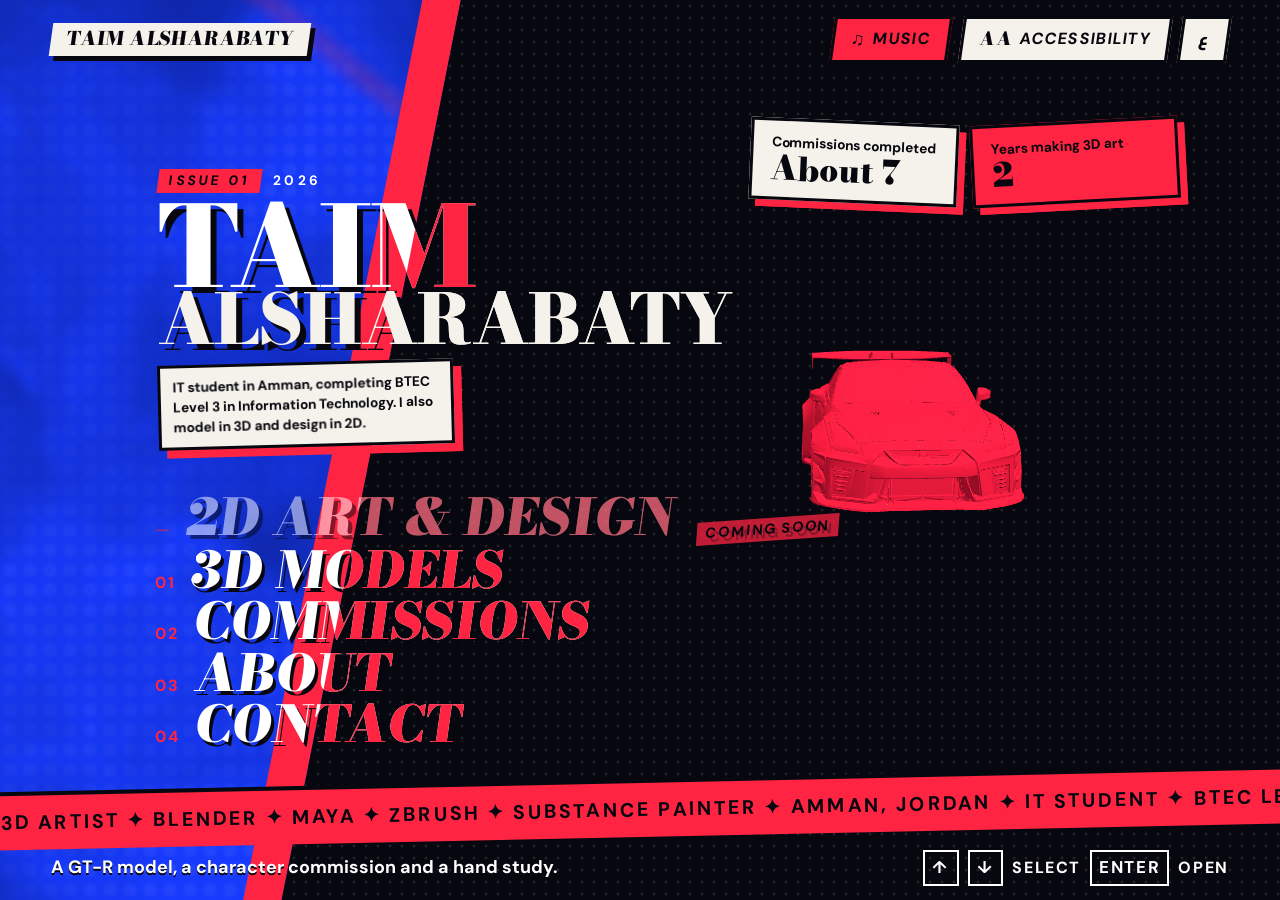
<file: index.html>
<!doctype html>
<html lang="en">
<head>
<meta charset="utf-8">
<meta name="viewport" content="width=device-width, initial-scale=1, viewport-fit=cover">
<title>Taim Alsharabaty | IT student and 3D artist</title>
<meta name="description" content="IT student in Amman, completing BTEC Level 3 in Information Technology. 3D models, commissions and coursework.">
<meta name="theme-color" content="#0f5a63">
<meta property="og:type" content="website">
<meta property="og:site_name" content="Taim Alsharabaty">
<meta property="og:title" content="Taim Alsharabaty | IT student and 3D artist">
<meta property="og:description" content="IT student in Amman, completing BTEC Level 3 in Information Technology. 3D models, commissions and coursework.">
<meta property="og:url" content="https://i-temon.github.io/Portfolio/">
<meta property="og:image" content="https://i-temon.github.io/Portfolio/assets/preview.png">
<meta property="og:image:width" content="1200">
<meta property="og:image:height" content="630">
<meta name="twitter:card" content="summary_large_image">
<link rel="icon" href="assets/favicon.svg" type="image/svg+xml">
<link rel="apple-touch-icon" href="assets/apple-touch-icon.png">
<link rel="stylesheet" href="assets/fonts.css">
<link rel="stylesheet" href="assets/style.css">

<script>
try {
  var A = JSON.parse(localStorage.getItem("access") || "{}"), H = document.documentElement;
  var M = A.motion !== undefined ? A.motion : matchMedia("(prefers-reduced-motion: reduce)").matches;
  if (M) H.classList.add("reduce-motion");
  if (A.contrast) H.classList.add("contrast");
  if (A.large) H.classList.add("text-large");
  if (localStorage.getItem("lang") === "ar") { H.lang = "ar"; H.dir = "rtl"; }
} catch (e) {}
</script>
</head>
<body data-view="home">
<a class="skip" href="#app" data-i18n="skip">Skip to content</a>
<canvas id="bg" aria-hidden="true"></canvas>
<div class="flash" aria-hidden="true"></div>
<div class="wipe-clip" aria-hidden="true"><div class="wipe"></div></div>
<svg width="0" height="0" style="position:absolute" aria-hidden="true" focusable="false">
  <filter id="rough"><feTurbulence type="fractalNoise" baseFrequency="0.9" numOctaves="2" seed="4" result="grain"/><feDisplacementMap in="SourceGraphic" in2="grain" scale="3"/></filter>
</svg>
<p class="live" id="live" aria-live="polite"></p>
<header class="top">
  <a class="brand" href="index.html">Taim Alsharabaty</a>
  <div class="top-tools">
    <button class="tool" id="sound" type="button" aria-pressed="true"><span class="ico" aria-hidden="true">&#9835;</span><span class="lbl" data-i18n="music">Music</span></button>
    <button class="tool" id="access-btn" type="button" aria-expanded="false" aria-controls="access"><span class="ico" aria-hidden="true">Aa</span><span class="lbl" data-i18n="access">Accessibility</span></button>
    <button class="lang" id="lang" type="button" aria-label="Switch language">ع</button>
  </div>
</header>
<div id="app" tabindex="-1">
<section class="view" data-view="home" id="view-home">
<div class="home">
  <div class="ink" aria-hidden="true"></div>
  <div class="hero">
    <canvas id="gtr-hero" role="img" aria-label="Interactive wireframe 3D model of my Nissan GT-R R35. Drag to turn it."></canvas>
  </div>
  <main class="stage">
    <section class="masthead">
      <p class="issue"><span data-i18n="issue">Issue 01</span><span>2026</span></p>
      <p class="name"><span class="n1">Taim</span><span class="n2">Alsharabaty</span></p>
      <p class="intro" data-i18n="intro">IT student in Amman, completing BTEC Level 3 in Information Technology. I also model in 3D and design in 2D.</p>
    </section>
    <nav class="menu" aria-label="Main menu"><ul><li><span class="item is-off" aria-disabled="true"><span class="no" aria-hidden="true">&mdash;</span><span data-i18n="m_art">2D Art &amp; Design</span><span class="stamp" data-i18n="stamp">Coming soon</span></span></li><li><a class="item" href="models.html" data-desc="d_3d" data-desc-en="A GT-R model, a character commission and a hand study."><span class="no" aria-hidden="true">01</span><span data-i18n="m_3d">3D Models</span></a></li><li><a class="item" href="commissions.html" data-desc="d_comm" data-desc-en="Characters, props, game-ready assets and graphic design."><span class="no" aria-hidden="true">02</span><span data-i18n="m_comm">Commissions</span></a></li><li><a class="item" href="about.html" data-desc="d_about" data-desc-en="Education, coursework skills and achievements."><span class="no" aria-hidden="true">03</span><span data-i18n="m_about">About</span></a></li><li><a class="item" href="about.html#contact" data-desc="d_contact" data-desc-en="Email, phone and location."><span class="no" aria-hidden="true">04</span><span data-i18n="m_contact">Contact</span></a></li></ul></nav>
    <div class="stats">
      <p class="stat"><span data-i18n="stat_comm">Commissions completed</span><strong data-i18n="stat_comm_v">About 7</strong></p>
      <p class="stat"><span data-i18n="stat_3d">Years making 3D art</span><strong data-i18n="stat_3d_v">2</strong></p>
    </div>
  </main>
  <div class="ink-layer"></div>
  <div class="ticker" aria-hidden="true"><div class="ticker-track"><span data-i18n="marquee">3D ARTIST ✦ BLENDER ✦ MAYA ✦ ZBRUSH ✦ SUBSTANCE PAINTER ✦ AMMAN, JORDAN ✦ IT STUDENT ✦ BTEC LEVEL 3 ✦ </span><span data-i18n="marquee">3D ARTIST ✦ BLENDER ✦ MAYA ✦ ZBRUSH ✦ SUBSTANCE PAINTER ✦ AMMAN, JORDAN ✦ IT STUDENT ✦ BTEC LEVEL 3 ✦ </span></div></div>
<footer class="command">
  <p class="desc" id="desc" aria-live="off">A GT-R model, a character commission and a hand study.</p>
  <p class="keys"><kbd>&uarr;</kbd><kbd>&darr;</kbd><span data-i18n="sel">Select</span><kbd>Enter</kbd><span data-i18n="open">Open</span></p>
</footer>
</div>
</section>
<section class="view" data-view="models" id="view-models" hidden>
<main class="page">
  <nav class="menu" aria-label="Main menu"><ul><li><span class="item is-off" aria-disabled="true"><span class="no" aria-hidden="true">&mdash;</span><span data-i18n="m_art">2D Art &amp; Design</span><span class="stamp" data-i18n="stamp">Coming soon</span></span></li><li><a class="item" href="models.html" aria-current="page" data-desc="d_3d" data-desc-en="A GT-R model, a character commission and a hand study."><span class="no" aria-hidden="true">01</span><span data-i18n="m_3d">3D Models</span></a></li><li><a class="item" href="commissions.html" data-desc="d_comm" data-desc-en="Characters, props, game-ready assets and graphic design."><span class="no" aria-hidden="true">02</span><span data-i18n="m_comm">Commissions</span></a></li><li><a class="item" href="about.html" data-desc="d_about" data-desc-en="Education, coursework skills and achievements."><span class="no" aria-hidden="true">03</span><span data-i18n="m_about">About</span></a></li><li><a class="item" href="about.html#contact" data-desc="d_contact" data-desc-en="Email, phone and location."><span class="no" aria-hidden="true">04</span><span data-i18n="m_contact">Contact</span></a></li></ul></nav>
  <article class="panel">
<h1 class="panel-title" data-i18n="m_3d">3D Models</h1>
<p class="lead" data-i18n="models_lead">Three models in wireframe: a car from a personal project, a character I made for a commission, and a hand study in Blender.</p>
<div class="viewers">
  <figure class="viewer">
    <canvas id="gtr-models" role="img" aria-label="Interactive wireframe 3D model of my Nissan GT-R R35. Drag to turn it."></canvas>
    <figcaption><strong data-i18n="v1_t">Nissan GT-R (R35)</strong><span data-i18n="v1_p">Personal project, wireframe. Drag to turn the car.</span></figcaption>
  </figure>
  <figure class="viewer">
    <canvas id="breu" role="img" aria-label="Interactive wireframe 3D model of a character made for a commission. Drag to turn it."></canvas>
    <figcaption><strong data-i18n="v2_t">Character commission</strong><span data-i18n="v2_p">Made for @breucat, a YouTube creator, in wireframe. Drag to turn.</span></figcaption>
  </figure>
  <figure class="viewer">
    <canvas id="hand" role="img" aria-label="Interactive wireframe 3D model of a hand. Drag to turn it."></canvas>
    <figcaption><strong data-i18n="v3_t">Hand study</strong><span data-i18n="v3_p">Modeled in Blender and shown as a wireframe. Drag to turn.</span></figcaption>
  </figure>
</div>
  </article>
</main>
</section>
<section class="view" data-view="commissions" id="view-commissions" hidden>
<main class="page">
  <nav class="menu" aria-label="Main menu"><ul><li><span class="item is-off" aria-disabled="true"><span class="no" aria-hidden="true">&mdash;</span><span data-i18n="m_art">2D Art &amp; Design</span><span class="stamp" data-i18n="stamp">Coming soon</span></span></li><li><a class="item" href="models.html" data-desc="d_3d" data-desc-en="A GT-R model, a character commission and a hand study."><span class="no" aria-hidden="true">01</span><span data-i18n="m_3d">3D Models</span></a></li><li><a class="item" href="commissions.html" aria-current="page" data-desc="d_comm" data-desc-en="Characters, props, game-ready assets and graphic design."><span class="no" aria-hidden="true">02</span><span data-i18n="m_comm">Commissions</span></a></li><li><a class="item" href="about.html" data-desc="d_about" data-desc-en="Education, coursework skills and achievements."><span class="no" aria-hidden="true">03</span><span data-i18n="m_about">About</span></a></li><li><a class="item" href="about.html#contact" data-desc="d_contact" data-desc-en="Email, phone and location."><span class="no" aria-hidden="true">04</span><span data-i18n="m_contact">Contact</span></a></li></ul></nav>
  <article class="panel">
<h1 class="panel-title" data-i18n="m_comm">Commissions</h1>
<p class="lead" data-i18n="comm_lead">The work I take on, how a request starts, and what to send me.</p>
<h2 data-i18n="svc_h">What I make</h2>
<ul class="services">
  <li data-i18n="svc_1">3D characters</li>
  <li data-i18n="svc_2">Props and environments</li>
  <li data-i18n="svc_3">Game-ready assets</li>
  <li data-i18n="svc_4">Hard-surface models: weapons and vehicles</li>
  <li class="closed"><span data-i18n="svc_5">2D illustration</span><span class="closed-tag" data-i18n="svc_closed">Not open for commissions</span></li>
  <li data-i18n="svc_6">Graphic design</li>
</ul>
<h2 data-i18n="proc_h">How a commission starts</h2>
<ol class="steps">
  <li><span data-i18n="step_1">Send a brief: what you need, where it will be used, references, deadline and budget.</span></li>
  <li><span data-i18n="step_2">I reply with the scope, timing and price.</span></li>
  <li><span data-i18n="step_3">We agree, and I start with a work-in-progress preview.</span></li>
  <li><span data-i18n="step_4">You receive the final files in the formats we agreed.</span></li>
</ol>
<p data-i18n="price_note">Pricing depends on the scope. Send your brief and I will quote it.</p>
<a class="btn" href="mailto:i.temonoka@gmail.com?subject=Commission%20request&body=Hi%20Taim%2C%0A%0AI%20would%20like%20to%20commission%3A%0A-%20Type%20of%20work%20%28character%2C%20prop%2C%20game-ready%20asset%2C%20hard-surface%2C%202D%20illustration%2C%20graphic%20design%29%3A%0A-%20What%20it%20is%20for%20%28video%2C%20game%2C%20personal%2C%20other%29%3A%0A-%20References%20%28links%20or%20images%29%3A%0A-%20Deadline%3A%0A-%20Budget%3A%0A%0AThank%20you%21" data-i18n="mail_btn">Start a request by email</a>
<h2 data-i18n="quote_h">What a client said</h2>
<div class="dialogue"><span class="speaker">@breucat</span>
  <p>&ldquo;Hehe it looks so cool. I can imagine a few ways to use it in the videos.&rdquo;</p>
  <footer data-i18n="quote_by">@breucat, after receiving the model</footer>
</div>
  </article>
</main>
</section>
<section class="view" data-view="about" id="view-about" hidden>
<main class="page">
  <nav class="menu" aria-label="Main menu"><ul><li><span class="item is-off" aria-disabled="true"><span class="no" aria-hidden="true">&mdash;</span><span data-i18n="m_art">2D Art &amp; Design</span><span class="stamp" data-i18n="stamp">Coming soon</span></span></li><li><a class="item" href="models.html" data-desc="d_3d" data-desc-en="A GT-R model, a character commission and a hand study."><span class="no" aria-hidden="true">01</span><span data-i18n="m_3d">3D Models</span></a></li><li><a class="item" href="commissions.html" data-desc="d_comm" data-desc-en="Characters, props, game-ready assets and graphic design."><span class="no" aria-hidden="true">02</span><span data-i18n="m_comm">Commissions</span></a></li><li><a class="item" href="about.html" aria-current="page" data-desc="d_about" data-desc-en="Education, coursework skills and achievements."><span class="no" aria-hidden="true">03</span><span data-i18n="m_about">About</span></a></li><li><a class="item" href="about.html#contact" data-desc="d_contact" data-desc-en="Email, phone and location."><span class="no" aria-hidden="true">04</span><span data-i18n="m_contact">Contact</span></a></li></ul></nav>
  <article class="panel">
<h1 class="panel-title" data-i18n="m_about">About</h1>
<p class="nickname" data-i18n="nick">Nickname: Temon</p>
<p class="persona-note" data-i18n="persona_note">The look of this website is inspired by Persona's menus.</p>
<p class="lead" data-i18n="about_intro">I am an IT student in Amman, working towards BTEC Level 3 in Information Technology. My background covers programming, web design, data analysis and 3D art, and I am still learning.</p>
<h2 data-i18n="edu_h">Education</h2>
<ol class="timeline">
  <li><span data-i18n="edu_1">Pearson BTEC Level 2 in IT. Completed, certificate held.</span></li>
  <li><span data-i18n="edu_2">Pearson BTEC Level 3 in IT. In progress, expected 2028.</span></li>
  <li><span data-i18n="edu_3">Imam Malik High School, Amman.</span></li>
</ol>
<h2 data-i18n="skills_h">Coursework skills</h2>
<p data-i18n="skills_note">Built as school assignments.</p>
<dl class="skills">
  <div><dt data-i18n="sk_web">Web</dt><dd data-i18n="sk_web_v">HTML, web design in Figma</dd></div>
  <div><dt data-i18n="sk_app">Apps</dt><dd data-i18n="sk_app_v">Dart and Flutter</dd></div>
  <div><dt data-i18n="sk_game">Games</dt><dd data-i18n="sk_game_v">Game design in Unity</dd></div>
  <div><dt data-i18n="sk_data">Data</dt><dd data-i18n="sk_data_v">Data analysis in Excel</dd></div>
  <div><dt data-i18n="sk_3d">3D art</dt><dd data-i18n="sk_3d_v">Blender, Maya, ZBrush and Substance Painter</dd></div>
</dl>
<h2 data-i18n="ach_h">Achievements</h2>
<p data-i18n="ach_1">1st place, English Speaking Contest, Markah District.</p>
<h2 data-i18n="lang_h">Languages</h2>
<p data-i18n="lang_v">Arabic (native), English (fluent).</p>
<h2 data-i18n="design_h">Website design</h2>
<div class="figma-frame">
  <iframe id="figma-embed" src="https://www.figma.com/embed?embed_host=share&amp;url=https%3A%2F%2Fwww.figma.com%2Fdesign%2F5GaeCdCoEZbZBMCP4GGQo0%3Fnode-id%3D2-5" title="About screen design in Figma" loading="lazy" allowfullscreen></iframe>
</div>
<p class="figma-link"><a href="https://www.figma.com/design/5GaeCdCoEZbZBMCP4GGQo0" target="_blank" rel="noopener" data-i18n="design_link">Open the full design in Figma</a></p>
<h2 id="contact" data-i18n="social_h">Social Links</h2>
<ul class="social-cards">
  <li><span class="rank" data-i18n="rank">Rank 1</span><span class="sl-name" data-i18n="c_email_l">Email</span><a class="sl-value" href="mailto:i.temonoka@gmail.com">i.temonoka@gmail.com</a></li>
  <li><span class="rank" data-i18n="rank">Rank 1</span><span class="sl-name" data-i18n="c_phone_l">Phone</span><a class="sl-value" href="tel:+962782044738" dir="ltr">+962 78 204 4738</a></li>
  <li><span class="rank" data-i18n="rank">Rank 1</span><span class="sl-name">GitHub</span><a class="sl-value" href="https://github.com/i-temon" dir="ltr">github.com/i-temon</a></li>
  <li><span class="rank" data-i18n="rank">Rank 1</span><span class="sl-name" data-i18n="c_loc_l">Location</span><span class="sl-value" data-i18n="loc">Amman, Jordan</span></li>
</ul>
  </article>
</main>
</section>
</div>
<div class="opening" id="opening">
  <p class="opening-name" aria-label="Taim Alsharabaty"><span class="l1">TAIM</span><span class="l2">ALSHARABATY</span></p>
  <button class="opening-skip" id="opening-skip" type="button" data-i18n="skip_intro">Skip</button>
</div>
<section class="access" id="access" hidden aria-labelledby="access-title">
  <div class="access-box">
    <h2 id="access-title" data-i18n="access_title">Accessibility</h2>
    <button class="toggle" type="button" data-setting="motion" aria-pressed="false"><span data-i18n="a_motion">Reduce motion</span></button>
    <button class="toggle" type="button" data-setting="contrast" aria-pressed="false"><span data-i18n="a_contrast">High contrast</span></button>
    <button class="toggle" type="button" data-setting="large" aria-pressed="false"><span data-i18n="a_large">Larger text</span></button>
    <p class="hint" data-i18n="a_hint">These settings are saved on this device.</p>
    <button class="close" id="access-close" type="button" data-i18n="close">Close</button>
  </div>
</section>
<div class="palette" id="palette" hidden>
  <div class="palette-box" role="dialog" aria-modal="true" aria-label="Command palette">
    <p class="palette-title" data-i18n="pal_title">Go to</p>
    <input id="pal-input" type="text" autocomplete="off" aria-label="Search pages" placeholder="Type a page name">
    <ul class="palette-list">
      <li><a href="models.html" data-i18n="m_3d">3D Models</a></li>
      <li><a href="commissions.html" data-i18n="m_comm">Commissions</a></li>
      <li><a href="about.html" data-i18n="m_about">About</a></li>
      <li><a href="about.html#contact" data-i18n="m_contact">Contact</a></li>
      <li><a href="mailto:i.temonoka@gmail.com" data-i18n="pal_mail">Email me</a></li>
      <li><button type="button" data-action="lang" data-i18n="pal_lang">Switch language</button></li>
    </ul>
  </div>
</div>
<audio id="music" src="assets/music.mp3" preload="auto" loop></audio>
<script src="assets/vendor/three.min.js"></script>
<script src="assets/vendor/GLTFLoader.js"></script>
<script src="assets/viewer.js"></script>
<script src="assets/background.js"></script>
<script src="assets/site.js"></script>
</body>
</html>
</file>
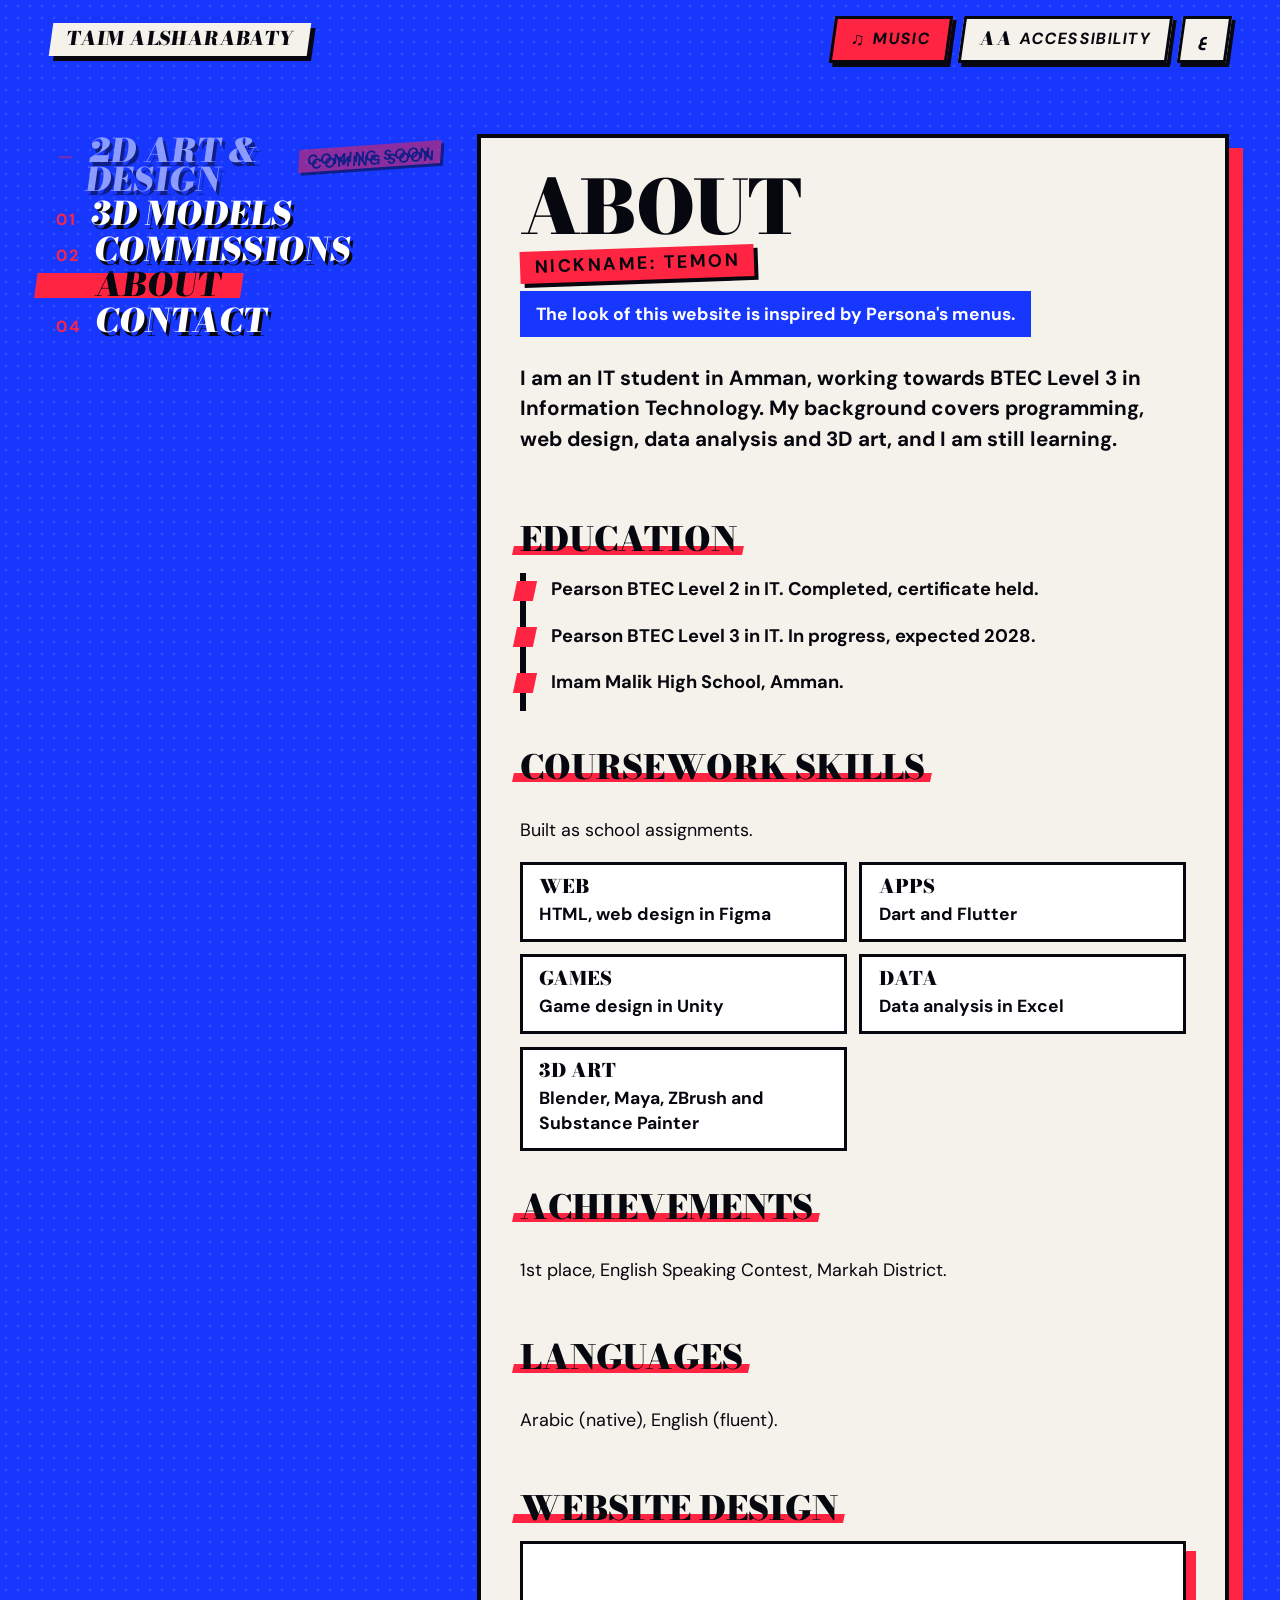
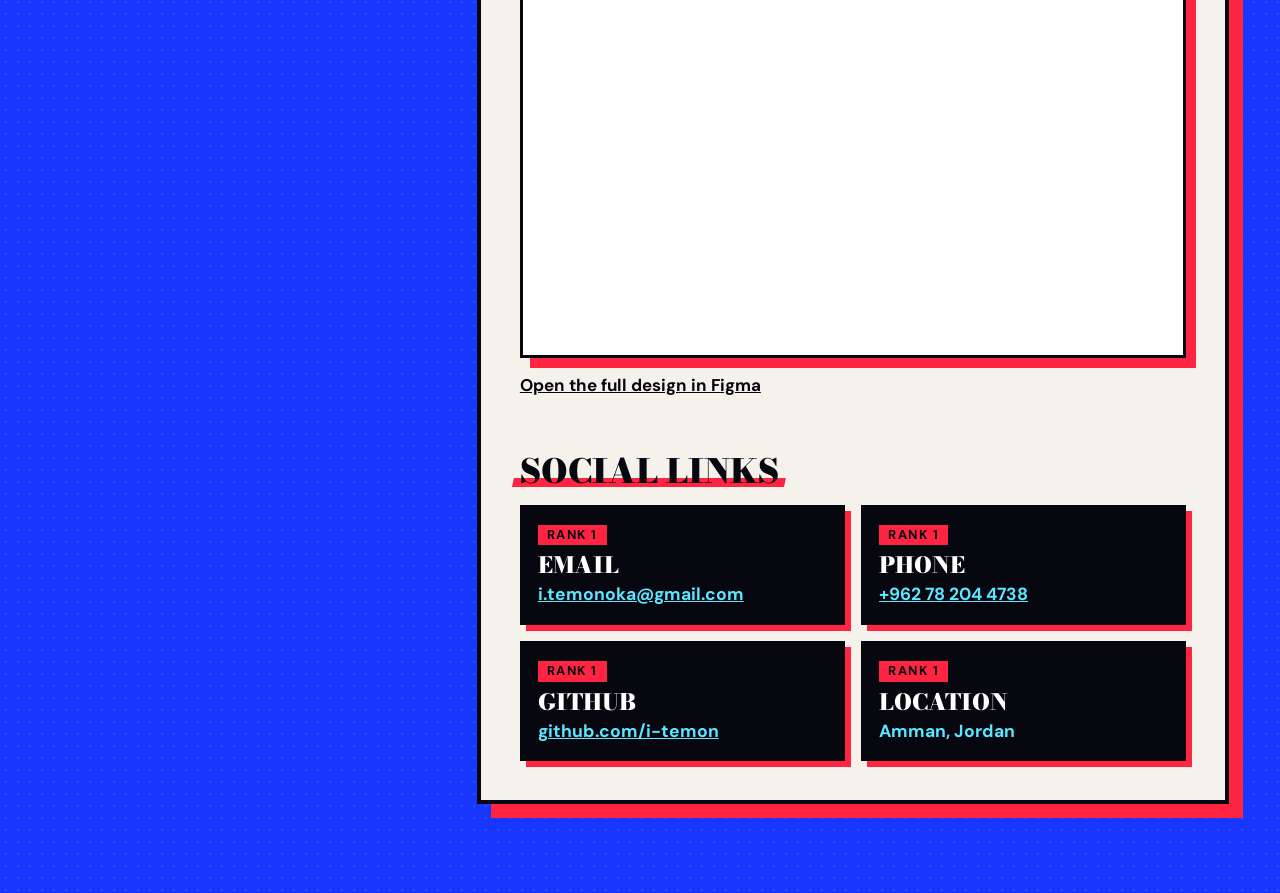
<file: about.html>
<!doctype html>
<html lang="en">
<head>
<meta charset="utf-8">
<meta name="viewport" content="width=device-width, initial-scale=1, viewport-fit=cover">
<title>About | Taim Alsharabaty</title>
<meta name="description" content="IT student in Amman, completing BTEC Level 3 in Information Technology. 3D models, commissions and coursework.">
<meta name="theme-color" content="#0f5a63">
<meta property="og:type" content="website">
<meta property="og:site_name" content="Taim Alsharabaty">
<meta property="og:title" content="Taim Alsharabaty | IT student and 3D artist">
<meta property="og:description" content="IT student in Amman, completing BTEC Level 3 in Information Technology. 3D models, commissions and coursework.">
<meta property="og:url" content="https://i-temon.github.io/Portfolio/about.html">
<meta property="og:image" content="https://i-temon.github.io/Portfolio/assets/preview.png">
<meta property="og:image:width" content="1200">
<meta property="og:image:height" content="630">
<meta name="twitter:card" content="summary_large_image">
<link rel="icon" href="assets/favicon.svg" type="image/svg+xml">
<link rel="apple-touch-icon" href="assets/apple-touch-icon.png">
<link rel="stylesheet" href="assets/fonts.css">
<link rel="stylesheet" href="assets/style.css">

<script>
try {
  var A = JSON.parse(localStorage.getItem("access") || "{}"), H = document.documentElement;
  var M = A.motion !== undefined ? A.motion : matchMedia("(prefers-reduced-motion: reduce)").matches;
  if (M) H.classList.add("reduce-motion");
  if (A.contrast) H.classList.add("contrast");
  if (A.large) H.classList.add("text-large");
  if (localStorage.getItem("lang") === "ar") { H.lang = "ar"; H.dir = "rtl"; }
} catch (e) {}
</script>
</head>
<body data-view="about">
<a class="skip" href="#app" data-i18n="skip">Skip to content</a>
<canvas id="bg" aria-hidden="true"></canvas>
<div class="flash" aria-hidden="true"></div>
<div class="wipe-clip" aria-hidden="true"><div class="wipe"></div></div>
<svg width="0" height="0" style="position:absolute" aria-hidden="true" focusable="false">
  <filter id="rough"><feTurbulence type="fractalNoise" baseFrequency="0.9" numOctaves="2" seed="4" result="grain"/><feDisplacementMap in="SourceGraphic" in2="grain" scale="3"/></filter>
</svg>
<p class="live" id="live" aria-live="polite"></p>
<header class="top">
  <a class="brand" href="index.html">Taim Alsharabaty</a>
  <div class="top-tools">
    <button class="tool" id="sound" type="button" aria-pressed="true"><span class="ico" aria-hidden="true">&#9835;</span><span class="lbl" data-i18n="music">Music</span></button>
    <button class="tool" id="access-btn" type="button" aria-expanded="false" aria-controls="access"><span class="ico" aria-hidden="true">Aa</span><span class="lbl" data-i18n="access">Accessibility</span></button>
    <button class="lang" id="lang" type="button" aria-label="Switch language">ع</button>
  </div>
</header>
<div id="app" tabindex="-1">
<section class="view" data-view="home" id="view-home" hidden>
<div class="home">
  <div class="ink" aria-hidden="true"></div>
  <div class="hero">
    <canvas id="gtr-hero" role="img" aria-label="Interactive wireframe 3D model of my Nissan GT-R R35. Drag to turn it."></canvas>
  </div>
  <main class="stage">
    <section class="masthead">
      <p class="issue"><span data-i18n="issue">Issue 01</span><span>2026</span></p>
      <p class="name"><span class="n1">Taim</span><span class="n2">Alsharabaty</span></p>
      <p class="intro" data-i18n="intro">IT student in Amman, completing BTEC Level 3 in Information Technology. I also model in 3D and design in 2D.</p>
    </section>
    <nav class="menu" aria-label="Main menu"><ul><li><span class="item is-off" aria-disabled="true"><span class="no" aria-hidden="true">&mdash;</span><span data-i18n="m_art">2D Art &amp; Design</span><span class="stamp" data-i18n="stamp">Coming soon</span></span></li><li><a class="item" href="models.html" data-desc="d_3d" data-desc-en="A GT-R model, a character commission and a hand study."><span class="no" aria-hidden="true">01</span><span data-i18n="m_3d">3D Models</span></a></li><li><a class="item" href="commissions.html" data-desc="d_comm" data-desc-en="Characters, props, game-ready assets and graphic design."><span class="no" aria-hidden="true">02</span><span data-i18n="m_comm">Commissions</span></a></li><li><a class="item" href="about.html" data-desc="d_about" data-desc-en="Education, coursework skills and achievements."><span class="no" aria-hidden="true">03</span><span data-i18n="m_about">About</span></a></li><li><a class="item" href="about.html#contact" data-desc="d_contact" data-desc-en="Email, phone and location."><span class="no" aria-hidden="true">04</span><span data-i18n="m_contact">Contact</span></a></li></ul></nav>
    <div class="stats">
      <p class="stat"><span data-i18n="stat_comm">Commissions completed</span><strong data-i18n="stat_comm_v">About 7</strong></p>
      <p class="stat"><span data-i18n="stat_3d">Years making 3D art</span><strong data-i18n="stat_3d_v">2</strong></p>
    </div>
  </main>
  <div class="ink-layer"></div>
  <div class="ticker" aria-hidden="true"><div class="ticker-track"><span data-i18n="marquee">3D ARTIST ✦ BLENDER ✦ MAYA ✦ ZBRUSH ✦ SUBSTANCE PAINTER ✦ AMMAN, JORDAN ✦ IT STUDENT ✦ BTEC LEVEL 3 ✦ </span><span data-i18n="marquee">3D ARTIST ✦ BLENDER ✦ MAYA ✦ ZBRUSH ✦ SUBSTANCE PAINTER ✦ AMMAN, JORDAN ✦ IT STUDENT ✦ BTEC LEVEL 3 ✦ </span></div></div>
<footer class="command">
  <p class="desc" id="desc" aria-live="off">A GT-R model, a character commission and a hand study.</p>
  <p class="keys"><kbd>&uarr;</kbd><kbd>&darr;</kbd><span data-i18n="sel">Select</span><kbd>Enter</kbd><span data-i18n="open">Open</span></p>
</footer>
</div>
</section>
<section class="view" data-view="models" id="view-models" hidden>
<main class="page">
  <nav class="menu" aria-label="Main menu"><ul><li><span class="item is-off" aria-disabled="true"><span class="no" aria-hidden="true">&mdash;</span><span data-i18n="m_art">2D Art &amp; Design</span><span class="stamp" data-i18n="stamp">Coming soon</span></span></li><li><a class="item" href="models.html" aria-current="page" data-desc="d_3d" data-desc-en="A GT-R model, a character commission and a hand study."><span class="no" aria-hidden="true">01</span><span data-i18n="m_3d">3D Models</span></a></li><li><a class="item" href="commissions.html" data-desc="d_comm" data-desc-en="Characters, props, game-ready assets and graphic design."><span class="no" aria-hidden="true">02</span><span data-i18n="m_comm">Commissions</span></a></li><li><a class="item" href="about.html" data-desc="d_about" data-desc-en="Education, coursework skills and achievements."><span class="no" aria-hidden="true">03</span><span data-i18n="m_about">About</span></a></li><li><a class="item" href="about.html#contact" data-desc="d_contact" data-desc-en="Email, phone and location."><span class="no" aria-hidden="true">04</span><span data-i18n="m_contact">Contact</span></a></li></ul></nav>
  <article class="panel">
<h1 class="panel-title" data-i18n="m_3d">3D Models</h1>
<p class="lead" data-i18n="models_lead">Three models in wireframe: a car from a personal project, a character I made for a commission, and a hand study in Blender.</p>
<div class="viewers">
  <figure class="viewer">
    <canvas id="gtr-models" role="img" aria-label="Interactive wireframe 3D model of my Nissan GT-R R35. Drag to turn it."></canvas>
    <figcaption><strong data-i18n="v1_t">Nissan GT-R (R35)</strong><span data-i18n="v1_p">Personal project, wireframe. Drag to turn the car.</span></figcaption>
  </figure>
  <figure class="viewer">
    <canvas id="breu" role="img" aria-label="Interactive wireframe 3D model of a character made for a commission. Drag to turn it."></canvas>
    <figcaption><strong data-i18n="v2_t">Character commission</strong><span data-i18n="v2_p">Made for @breucat, a YouTube creator, in wireframe. Drag to turn.</span></figcaption>
  </figure>
  <figure class="viewer">
    <canvas id="hand" role="img" aria-label="Interactive wireframe 3D model of a hand. Drag to turn it."></canvas>
    <figcaption><strong data-i18n="v3_t">Hand study</strong><span data-i18n="v3_p">Modeled in Blender and shown as a wireframe. Drag to turn.</span></figcaption>
  </figure>
</div>
  </article>
</main>
</section>
<section class="view" data-view="commissions" id="view-commissions" hidden>
<main class="page">
  <nav class="menu" aria-label="Main menu"><ul><li><span class="item is-off" aria-disabled="true"><span class="no" aria-hidden="true">&mdash;</span><span data-i18n="m_art">2D Art &amp; Design</span><span class="stamp" data-i18n="stamp">Coming soon</span></span></li><li><a class="item" href="models.html" data-desc="d_3d" data-desc-en="A GT-R model, a character commission and a hand study."><span class="no" aria-hidden="true">01</span><span data-i18n="m_3d">3D Models</span></a></li><li><a class="item" href="commissions.html" aria-current="page" data-desc="d_comm" data-desc-en="Characters, props, game-ready assets and graphic design."><span class="no" aria-hidden="true">02</span><span data-i18n="m_comm">Commissions</span></a></li><li><a class="item" href="about.html" data-desc="d_about" data-desc-en="Education, coursework skills and achievements."><span class="no" aria-hidden="true">03</span><span data-i18n="m_about">About</span></a></li><li><a class="item" href="about.html#contact" data-desc="d_contact" data-desc-en="Email, phone and location."><span class="no" aria-hidden="true">04</span><span data-i18n="m_contact">Contact</span></a></li></ul></nav>
  <article class="panel">
<h1 class="panel-title" data-i18n="m_comm">Commissions</h1>
<p class="lead" data-i18n="comm_lead">The work I take on, how a request starts, and what to send me.</p>
<h2 data-i18n="svc_h">What I make</h2>
<ul class="services">
  <li data-i18n="svc_1">3D characters</li>
  <li data-i18n="svc_2">Props and environments</li>
  <li data-i18n="svc_3">Game-ready assets</li>
  <li data-i18n="svc_4">Hard-surface models: weapons and vehicles</li>
  <li class="closed"><span data-i18n="svc_5">2D illustration</span><span class="closed-tag" data-i18n="svc_closed">Not open for commissions</span></li>
  <li data-i18n="svc_6">Graphic design</li>
</ul>
<h2 data-i18n="proc_h">How a commission starts</h2>
<ol class="steps">
  <li><span data-i18n="step_1">Send a brief: what you need, where it will be used, references, deadline and budget.</span></li>
  <li><span data-i18n="step_2">I reply with the scope, timing and price.</span></li>
  <li><span data-i18n="step_3">We agree, and I start with a work-in-progress preview.</span></li>
  <li><span data-i18n="step_4">You receive the final files in the formats we agreed.</span></li>
</ol>
<p data-i18n="price_note">Pricing depends on the scope. Send your brief and I will quote it.</p>
<a class="btn" href="mailto:i.temonoka@gmail.com?subject=Commission%20request&body=Hi%20Taim%2C%0A%0AI%20would%20like%20to%20commission%3A%0A-%20Type%20of%20work%20%28character%2C%20prop%2C%20game-ready%20asset%2C%20hard-surface%2C%202D%20illustration%2C%20graphic%20design%29%3A%0A-%20What%20it%20is%20for%20%28video%2C%20game%2C%20personal%2C%20other%29%3A%0A-%20References%20%28links%20or%20images%29%3A%0A-%20Deadline%3A%0A-%20Budget%3A%0A%0AThank%20you%21" data-i18n="mail_btn">Start a request by email</a>
<h2 data-i18n="quote_h">What a client said</h2>
<div class="dialogue"><span class="speaker">@breucat</span>
  <p>&ldquo;Hehe it looks so cool. I can imagine a few ways to use it in the videos.&rdquo;</p>
  <footer data-i18n="quote_by">@breucat, after receiving the model</footer>
</div>
  </article>
</main>
</section>
<section class="view" data-view="about" id="view-about">
<main class="page">
  <nav class="menu" aria-label="Main menu"><ul><li><span class="item is-off" aria-disabled="true"><span class="no" aria-hidden="true">&mdash;</span><span data-i18n="m_art">2D Art &amp; Design</span><span class="stamp" data-i18n="stamp">Coming soon</span></span></li><li><a class="item" href="models.html" data-desc="d_3d" data-desc-en="A GT-R model, a character commission and a hand study."><span class="no" aria-hidden="true">01</span><span data-i18n="m_3d">3D Models</span></a></li><li><a class="item" href="commissions.html" data-desc="d_comm" data-desc-en="Characters, props, game-ready assets and graphic design."><span class="no" aria-hidden="true">02</span><span data-i18n="m_comm">Commissions</span></a></li><li><a class="item" href="about.html" aria-current="page" data-desc="d_about" data-desc-en="Education, coursework skills and achievements."><span class="no" aria-hidden="true">03</span><span data-i18n="m_about">About</span></a></li><li><a class="item" href="about.html#contact" data-desc="d_contact" data-desc-en="Email, phone and location."><span class="no" aria-hidden="true">04</span><span data-i18n="m_contact">Contact</span></a></li></ul></nav>
  <article class="panel">
<h1 class="panel-title" data-i18n="m_about">About</h1>
<p class="nickname" data-i18n="nick">Nickname: Temon</p>
<p class="persona-note" data-i18n="persona_note">The look of this website is inspired by Persona's menus.</p>
<p class="lead" data-i18n="about_intro">I am an IT student in Amman, working towards BTEC Level 3 in Information Technology. My background covers programming, web design, data analysis and 3D art, and I am still learning.</p>
<h2 data-i18n="edu_h">Education</h2>
<ol class="timeline">
  <li><span data-i18n="edu_1">Pearson BTEC Level 2 in IT. Completed, certificate held.</span></li>
  <li><span data-i18n="edu_2">Pearson BTEC Level 3 in IT. In progress, expected 2028.</span></li>
  <li><span data-i18n="edu_3">Imam Malik High School, Amman.</span></li>
</ol>
<h2 data-i18n="skills_h">Coursework skills</h2>
<p data-i18n="skills_note">Built as school assignments.</p>
<dl class="skills">
  <div><dt data-i18n="sk_web">Web</dt><dd data-i18n="sk_web_v">HTML, web design in Figma</dd></div>
  <div><dt data-i18n="sk_app">Apps</dt><dd data-i18n="sk_app_v">Dart and Flutter</dd></div>
  <div><dt data-i18n="sk_game">Games</dt><dd data-i18n="sk_game_v">Game design in Unity</dd></div>
  <div><dt data-i18n="sk_data">Data</dt><dd data-i18n="sk_data_v">Data analysis in Excel</dd></div>
  <div><dt data-i18n="sk_3d">3D art</dt><dd data-i18n="sk_3d_v">Blender, Maya, ZBrush and Substance Painter</dd></div>
</dl>
<h2 data-i18n="ach_h">Achievements</h2>
<p data-i18n="ach_1">1st place, English Speaking Contest, Markah District.</p>
<h2 data-i18n="lang_h">Languages</h2>
<p data-i18n="lang_v">Arabic (native), English (fluent).</p>
<h2 data-i18n="design_h">Website design</h2>
<div class="figma-frame">
  <iframe id="figma-embed" src="https://www.figma.com/embed?embed_host=share&amp;url=https%3A%2F%2Fwww.figma.com%2Fdesign%2F5GaeCdCoEZbZBMCP4GGQo0%3Fnode-id%3D2-5" title="About screen design in Figma" loading="lazy" allowfullscreen></iframe>
</div>
<p class="figma-link"><a href="https://www.figma.com/design/5GaeCdCoEZbZBMCP4GGQo0" target="_blank" rel="noopener" data-i18n="design_link">Open the full design in Figma</a></p>
<h2 id="contact" data-i18n="social_h">Social Links</h2>
<ul class="social-cards">
  <li><span class="rank" data-i18n="rank">Rank 1</span><span class="sl-name" data-i18n="c_email_l">Email</span><a class="sl-value" href="mailto:i.temonoka@gmail.com">i.temonoka@gmail.com</a></li>
  <li><span class="rank" data-i18n="rank">Rank 1</span><span class="sl-name" data-i18n="c_phone_l">Phone</span><a class="sl-value" href="tel:+962782044738" dir="ltr">+962 78 204 4738</a></li>
  <li><span class="rank" data-i18n="rank">Rank 1</span><span class="sl-name">GitHub</span><a class="sl-value" href="https://github.com/i-temon" dir="ltr">github.com/i-temon</a></li>
  <li><span class="rank" data-i18n="rank">Rank 1</span><span class="sl-name" data-i18n="c_loc_l">Location</span><span class="sl-value" data-i18n="loc">Amman, Jordan</span></li>
</ul>
  </article>
</main>
</section>
</div>
<section class="access" id="access" hidden aria-labelledby="access-title">
  <div class="access-box">
    <h2 id="access-title" data-i18n="access_title">Accessibility</h2>
    <button class="toggle" type="button" data-setting="motion" aria-pressed="false"><span data-i18n="a_motion">Reduce motion</span></button>
    <button class="toggle" type="button" data-setting="contrast" aria-pressed="false"><span data-i18n="a_contrast">High contrast</span></button>
    <button class="toggle" type="button" data-setting="large" aria-pressed="false"><span data-i18n="a_large">Larger text</span></button>
    <p class="hint" data-i18n="a_hint">These settings are saved on this device.</p>
    <button class="close" id="access-close" type="button" data-i18n="close">Close</button>
  </div>
</section>
<div class="palette" id="palette" hidden>
  <div class="palette-box" role="dialog" aria-modal="true" aria-label="Command palette">
    <p class="palette-title" data-i18n="pal_title">Go to</p>
    <input id="pal-input" type="text" autocomplete="off" aria-label="Search pages" placeholder="Type a page name">
    <ul class="palette-list">
      <li><a href="models.html" data-i18n="m_3d">3D Models</a></li>
      <li><a href="commissions.html" data-i18n="m_comm">Commissions</a></li>
      <li><a href="about.html" data-i18n="m_about">About</a></li>
      <li><a href="about.html#contact" data-i18n="m_contact">Contact</a></li>
      <li><a href="mailto:i.temonoka@gmail.com" data-i18n="pal_mail">Email me</a></li>
      <li><button type="button" data-action="lang" data-i18n="pal_lang">Switch language</button></li>
    </ul>
  </div>
</div>
<audio id="music" src="assets/music.mp3" preload="auto" loop></audio>
<script src="assets/vendor/three.min.js"></script>
<script src="assets/vendor/GLTFLoader.js"></script>
<script src="assets/viewer.js"></script>
<script src="assets/background.js"></script>
<script src="assets/site.js"></script>
</body>
</html>
</file>
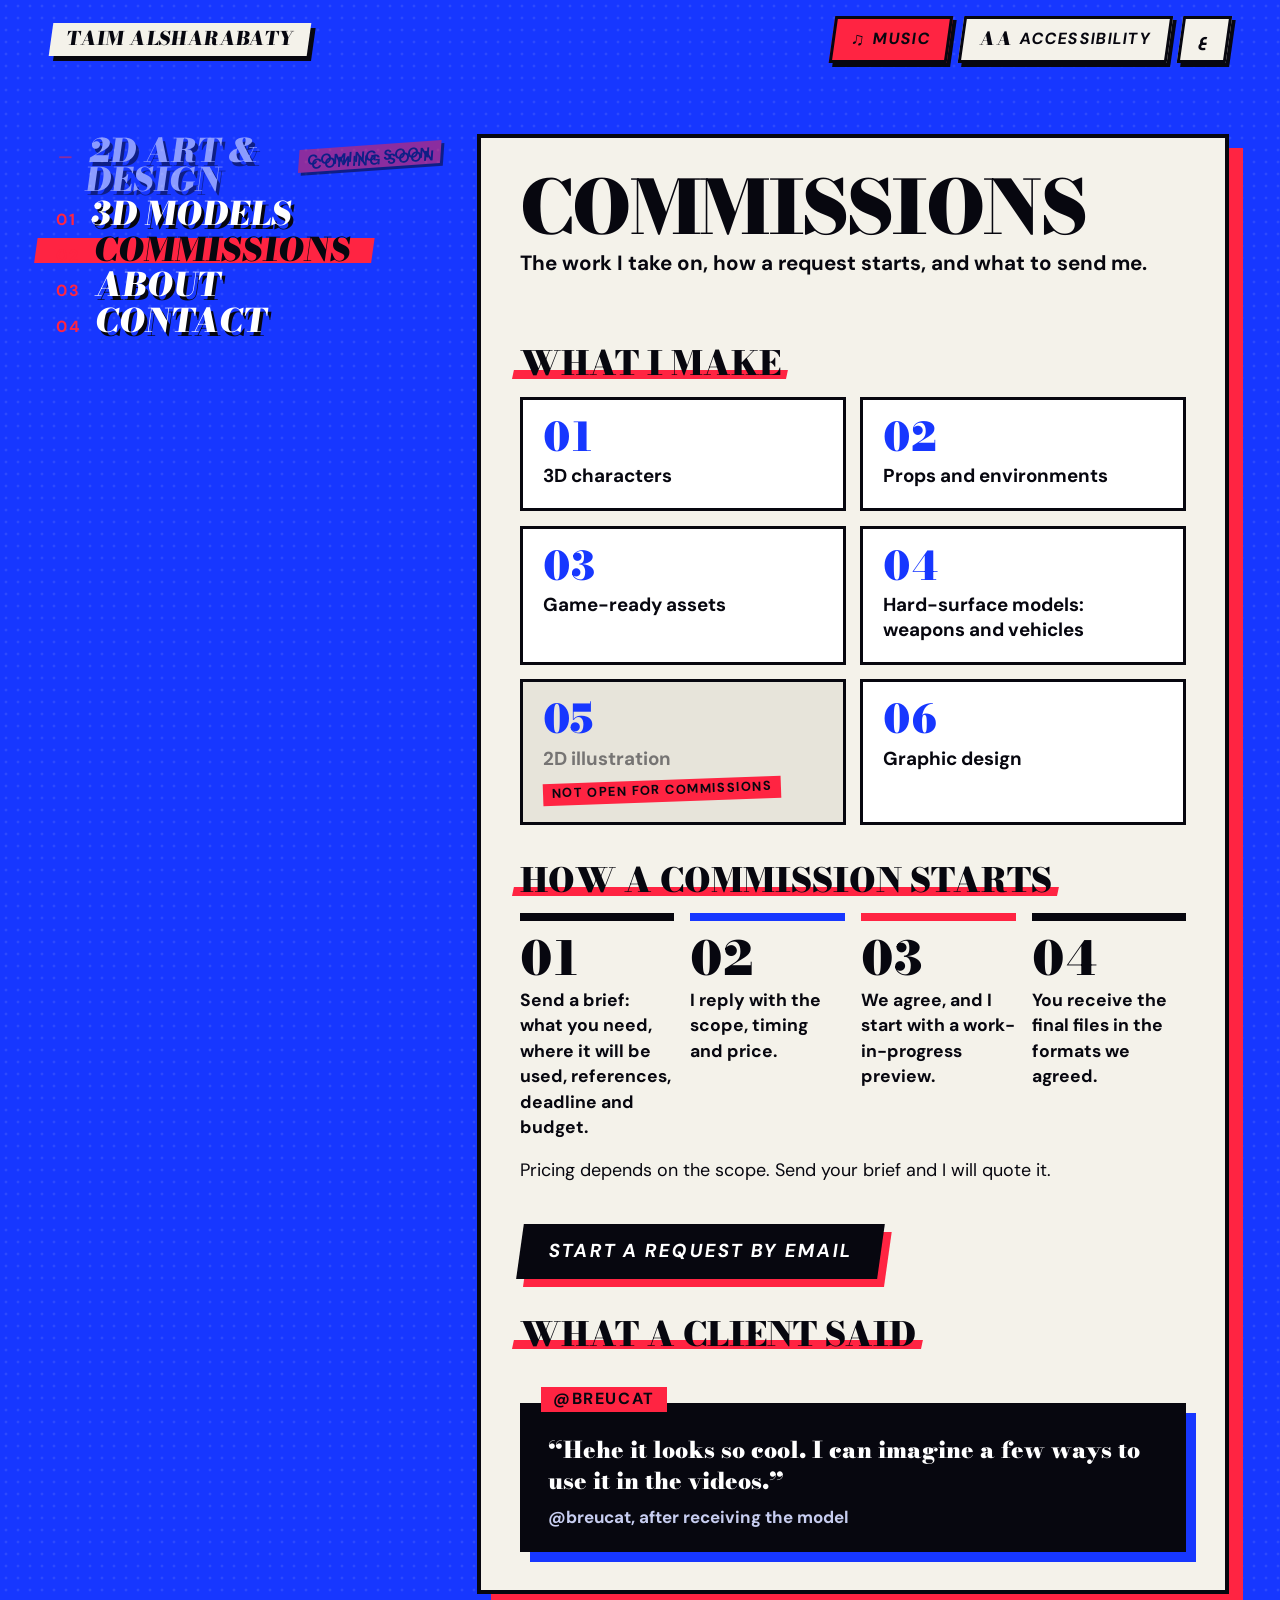
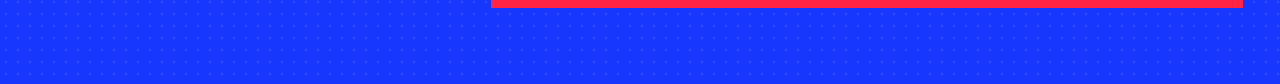
<file: commissions.html>
<!doctype html>
<html lang="en">
<head>
<meta charset="utf-8">
<meta name="viewport" content="width=device-width, initial-scale=1, viewport-fit=cover">
<title>Commissions | Taim Alsharabaty</title>
<meta name="description" content="IT student in Amman, completing BTEC Level 3 in Information Technology. 3D models, commissions and coursework.">
<meta name="theme-color" content="#0f5a63">
<meta property="og:type" content="website">
<meta property="og:site_name" content="Taim Alsharabaty">
<meta property="og:title" content="Taim Alsharabaty | IT student and 3D artist">
<meta property="og:description" content="IT student in Amman, completing BTEC Level 3 in Information Technology. 3D models, commissions and coursework.">
<meta property="og:url" content="https://i-temon.github.io/Portfolio/commissions.html">
<meta property="og:image" content="https://i-temon.github.io/Portfolio/assets/preview.png">
<meta property="og:image:width" content="1200">
<meta property="og:image:height" content="630">
<meta name="twitter:card" content="summary_large_image">
<link rel="icon" href="assets/favicon.svg" type="image/svg+xml">
<link rel="apple-touch-icon" href="assets/apple-touch-icon.png">
<link rel="stylesheet" href="assets/fonts.css">
<link rel="stylesheet" href="assets/style.css">

<script>
try {
  var A = JSON.parse(localStorage.getItem("access") || "{}"), H = document.documentElement;
  var M = A.motion !== undefined ? A.motion : matchMedia("(prefers-reduced-motion: reduce)").matches;
  if (M) H.classList.add("reduce-motion");
  if (A.contrast) H.classList.add("contrast");
  if (A.large) H.classList.add("text-large");
  if (localStorage.getItem("lang") === "ar") { H.lang = "ar"; H.dir = "rtl"; }
} catch (e) {}
</script>
</head>
<body data-view="commissions">
<a class="skip" href="#app" data-i18n="skip">Skip to content</a>
<canvas id="bg" aria-hidden="true"></canvas>
<div class="flash" aria-hidden="true"></div>
<div class="wipe-clip" aria-hidden="true"><div class="wipe"></div></div>
<svg width="0" height="0" style="position:absolute" aria-hidden="true" focusable="false">
  <filter id="rough"><feTurbulence type="fractalNoise" baseFrequency="0.9" numOctaves="2" seed="4" result="grain"/><feDisplacementMap in="SourceGraphic" in2="grain" scale="3"/></filter>
</svg>
<p class="live" id="live" aria-live="polite"></p>
<header class="top">
  <a class="brand" href="index.html">Taim Alsharabaty</a>
  <div class="top-tools">
    <button class="tool" id="sound" type="button" aria-pressed="true"><span class="ico" aria-hidden="true">&#9835;</span><span class="lbl" data-i18n="music">Music</span></button>
    <button class="tool" id="access-btn" type="button" aria-expanded="false" aria-controls="access"><span class="ico" aria-hidden="true">Aa</span><span class="lbl" data-i18n="access">Accessibility</span></button>
    <button class="lang" id="lang" type="button" aria-label="Switch language">ع</button>
  </div>
</header>
<div id="app" tabindex="-1">
<section class="view" data-view="home" id="view-home" hidden>
<div class="home">
  <div class="ink" aria-hidden="true"></div>
  <div class="hero">
    <canvas id="gtr-hero" role="img" aria-label="Interactive wireframe 3D model of my Nissan GT-R R35. Drag to turn it."></canvas>
  </div>
  <main class="stage">
    <section class="masthead">
      <p class="issue"><span data-i18n="issue">Issue 01</span><span>2026</span></p>
      <p class="name"><span class="n1">Taim</span><span class="n2">Alsharabaty</span></p>
      <p class="intro" data-i18n="intro">IT student in Amman, completing BTEC Level 3 in Information Technology. I also model in 3D and design in 2D.</p>
    </section>
    <nav class="menu" aria-label="Main menu"><ul><li><span class="item is-off" aria-disabled="true"><span class="no" aria-hidden="true">&mdash;</span><span data-i18n="m_art">2D Art &amp; Design</span><span class="stamp" data-i18n="stamp">Coming soon</span></span></li><li><a class="item" href="models.html" data-desc="d_3d" data-desc-en="A GT-R model, a character commission and a hand study."><span class="no" aria-hidden="true">01</span><span data-i18n="m_3d">3D Models</span></a></li><li><a class="item" href="commissions.html" data-desc="d_comm" data-desc-en="Characters, props, game-ready assets and graphic design."><span class="no" aria-hidden="true">02</span><span data-i18n="m_comm">Commissions</span></a></li><li><a class="item" href="about.html" data-desc="d_about" data-desc-en="Education, coursework skills and achievements."><span class="no" aria-hidden="true">03</span><span data-i18n="m_about">About</span></a></li><li><a class="item" href="about.html#contact" data-desc="d_contact" data-desc-en="Email, phone and location."><span class="no" aria-hidden="true">04</span><span data-i18n="m_contact">Contact</span></a></li></ul></nav>
    <div class="stats">
      <p class="stat"><span data-i18n="stat_comm">Commissions completed</span><strong data-i18n="stat_comm_v">About 7</strong></p>
      <p class="stat"><span data-i18n="stat_3d">Years making 3D art</span><strong data-i18n="stat_3d_v">2</strong></p>
    </div>
  </main>
  <div class="ink-layer"></div>
  <div class="ticker" aria-hidden="true"><div class="ticker-track"><span data-i18n="marquee">3D ARTIST ✦ BLENDER ✦ MAYA ✦ ZBRUSH ✦ SUBSTANCE PAINTER ✦ AMMAN, JORDAN ✦ IT STUDENT ✦ BTEC LEVEL 3 ✦ </span><span data-i18n="marquee">3D ARTIST ✦ BLENDER ✦ MAYA ✦ ZBRUSH ✦ SUBSTANCE PAINTER ✦ AMMAN, JORDAN ✦ IT STUDENT ✦ BTEC LEVEL 3 ✦ </span></div></div>
<footer class="command">
  <p class="desc" id="desc" aria-live="off">A GT-R model, a character commission and a hand study.</p>
  <p class="keys"><kbd>&uarr;</kbd><kbd>&darr;</kbd><span data-i18n="sel">Select</span><kbd>Enter</kbd><span data-i18n="open">Open</span></p>
</footer>
</div>
</section>
<section class="view" data-view="models" id="view-models" hidden>
<main class="page">
  <nav class="menu" aria-label="Main menu"><ul><li><span class="item is-off" aria-disabled="true"><span class="no" aria-hidden="true">&mdash;</span><span data-i18n="m_art">2D Art &amp; Design</span><span class="stamp" data-i18n="stamp">Coming soon</span></span></li><li><a class="item" href="models.html" aria-current="page" data-desc="d_3d" data-desc-en="A GT-R model, a character commission and a hand study."><span class="no" aria-hidden="true">01</span><span data-i18n="m_3d">3D Models</span></a></li><li><a class="item" href="commissions.html" data-desc="d_comm" data-desc-en="Characters, props, game-ready assets and graphic design."><span class="no" aria-hidden="true">02</span><span data-i18n="m_comm">Commissions</span></a></li><li><a class="item" href="about.html" data-desc="d_about" data-desc-en="Education, coursework skills and achievements."><span class="no" aria-hidden="true">03</span><span data-i18n="m_about">About</span></a></li><li><a class="item" href="about.html#contact" data-desc="d_contact" data-desc-en="Email, phone and location."><span class="no" aria-hidden="true">04</span><span data-i18n="m_contact">Contact</span></a></li></ul></nav>
  <article class="panel">
<h1 class="panel-title" data-i18n="m_3d">3D Models</h1>
<p class="lead" data-i18n="models_lead">Three models in wireframe: a car from a personal project, a character I made for a commission, and a hand study in Blender.</p>
<div class="viewers">
  <figure class="viewer">
    <canvas id="gtr-models" role="img" aria-label="Interactive wireframe 3D model of my Nissan GT-R R35. Drag to turn it."></canvas>
    <figcaption><strong data-i18n="v1_t">Nissan GT-R (R35)</strong><span data-i18n="v1_p">Personal project, wireframe. Drag to turn the car.</span></figcaption>
  </figure>
  <figure class="viewer">
    <canvas id="breu" role="img" aria-label="Interactive wireframe 3D model of a character made for a commission. Drag to turn it."></canvas>
    <figcaption><strong data-i18n="v2_t">Character commission</strong><span data-i18n="v2_p">Made for @breucat, a YouTube creator, in wireframe. Drag to turn.</span></figcaption>
  </figure>
  <figure class="viewer">
    <canvas id="hand" role="img" aria-label="Interactive wireframe 3D model of a hand. Drag to turn it."></canvas>
    <figcaption><strong data-i18n="v3_t">Hand study</strong><span data-i18n="v3_p">Modeled in Blender and shown as a wireframe. Drag to turn.</span></figcaption>
  </figure>
</div>
  </article>
</main>
</section>
<section class="view" data-view="commissions" id="view-commissions">
<main class="page">
  <nav class="menu" aria-label="Main menu"><ul><li><span class="item is-off" aria-disabled="true"><span class="no" aria-hidden="true">&mdash;</span><span data-i18n="m_art">2D Art &amp; Design</span><span class="stamp" data-i18n="stamp">Coming soon</span></span></li><li><a class="item" href="models.html" data-desc="d_3d" data-desc-en="A GT-R model, a character commission and a hand study."><span class="no" aria-hidden="true">01</span><span data-i18n="m_3d">3D Models</span></a></li><li><a class="item" href="commissions.html" aria-current="page" data-desc="d_comm" data-desc-en="Characters, props, game-ready assets and graphic design."><span class="no" aria-hidden="true">02</span><span data-i18n="m_comm">Commissions</span></a></li><li><a class="item" href="about.html" data-desc="d_about" data-desc-en="Education, coursework skills and achievements."><span class="no" aria-hidden="true">03</span><span data-i18n="m_about">About</span></a></li><li><a class="item" href="about.html#contact" data-desc="d_contact" data-desc-en="Email, phone and location."><span class="no" aria-hidden="true">04</span><span data-i18n="m_contact">Contact</span></a></li></ul></nav>
  <article class="panel">
<h1 class="panel-title" data-i18n="m_comm">Commissions</h1>
<p class="lead" data-i18n="comm_lead">The work I take on, how a request starts, and what to send me.</p>
<h2 data-i18n="svc_h">What I make</h2>
<ul class="services">
  <li data-i18n="svc_1">3D characters</li>
  <li data-i18n="svc_2">Props and environments</li>
  <li data-i18n="svc_3">Game-ready assets</li>
  <li data-i18n="svc_4">Hard-surface models: weapons and vehicles</li>
  <li class="closed"><span data-i18n="svc_5">2D illustration</span><span class="closed-tag" data-i18n="svc_closed">Not open for commissions</span></li>
  <li data-i18n="svc_6">Graphic design</li>
</ul>
<h2 data-i18n="proc_h">How a commission starts</h2>
<ol class="steps">
  <li><span data-i18n="step_1">Send a brief: what you need, where it will be used, references, deadline and budget.</span></li>
  <li><span data-i18n="step_2">I reply with the scope, timing and price.</span></li>
  <li><span data-i18n="step_3">We agree, and I start with a work-in-progress preview.</span></li>
  <li><span data-i18n="step_4">You receive the final files in the formats we agreed.</span></li>
</ol>
<p data-i18n="price_note">Pricing depends on the scope. Send your brief and I will quote it.</p>
<a class="btn" href="mailto:i.temonoka@gmail.com?subject=Commission%20request&body=Hi%20Taim%2C%0A%0AI%20would%20like%20to%20commission%3A%0A-%20Type%20of%20work%20%28character%2C%20prop%2C%20game-ready%20asset%2C%20hard-surface%2C%202D%20illustration%2C%20graphic%20design%29%3A%0A-%20What%20it%20is%20for%20%28video%2C%20game%2C%20personal%2C%20other%29%3A%0A-%20References%20%28links%20or%20images%29%3A%0A-%20Deadline%3A%0A-%20Budget%3A%0A%0AThank%20you%21" data-i18n="mail_btn">Start a request by email</a>
<h2 data-i18n="quote_h">What a client said</h2>
<div class="dialogue"><span class="speaker">@breucat</span>
  <p>&ldquo;Hehe it looks so cool. I can imagine a few ways to use it in the videos.&rdquo;</p>
  <footer data-i18n="quote_by">@breucat, after receiving the model</footer>
</div>
  </article>
</main>
</section>
<section class="view" data-view="about" id="view-about" hidden>
<main class="page">
  <nav class="menu" aria-label="Main menu"><ul><li><span class="item is-off" aria-disabled="true"><span class="no" aria-hidden="true">&mdash;</span><span data-i18n="m_art">2D Art &amp; Design</span><span class="stamp" data-i18n="stamp">Coming soon</span></span></li><li><a class="item" href="models.html" data-desc="d_3d" data-desc-en="A GT-R model, a character commission and a hand study."><span class="no" aria-hidden="true">01</span><span data-i18n="m_3d">3D Models</span></a></li><li><a class="item" href="commissions.html" data-desc="d_comm" data-desc-en="Characters, props, game-ready assets and graphic design."><span class="no" aria-hidden="true">02</span><span data-i18n="m_comm">Commissions</span></a></li><li><a class="item" href="about.html" aria-current="page" data-desc="d_about" data-desc-en="Education, coursework skills and achievements."><span class="no" aria-hidden="true">03</span><span data-i18n="m_about">About</span></a></li><li><a class="item" href="about.html#contact" data-desc="d_contact" data-desc-en="Email, phone and location."><span class="no" aria-hidden="true">04</span><span data-i18n="m_contact">Contact</span></a></li></ul></nav>
  <article class="panel">
<h1 class="panel-title" data-i18n="m_about">About</h1>
<p class="nickname" data-i18n="nick">Nickname: Temon</p>
<p class="persona-note" data-i18n="persona_note">The look of this website is inspired by Persona's menus.</p>
<p class="lead" data-i18n="about_intro">I am an IT student in Amman, working towards BTEC Level 3 in Information Technology. My background covers programming, web design, data analysis and 3D art, and I am still learning.</p>
<h2 data-i18n="edu_h">Education</h2>
<ol class="timeline">
  <li><span data-i18n="edu_1">Pearson BTEC Level 2 in IT. Completed, certificate held.</span></li>
  <li><span data-i18n="edu_2">Pearson BTEC Level 3 in IT. In progress, expected 2028.</span></li>
  <li><span data-i18n="edu_3">Imam Malik High School, Amman.</span></li>
</ol>
<h2 data-i18n="skills_h">Coursework skills</h2>
<p data-i18n="skills_note">Built as school assignments.</p>
<dl class="skills">
  <div><dt data-i18n="sk_web">Web</dt><dd data-i18n="sk_web_v">HTML, web design in Figma</dd></div>
  <div><dt data-i18n="sk_app">Apps</dt><dd data-i18n="sk_app_v">Dart and Flutter</dd></div>
  <div><dt data-i18n="sk_game">Games</dt><dd data-i18n="sk_game_v">Game design in Unity</dd></div>
  <div><dt data-i18n="sk_data">Data</dt><dd data-i18n="sk_data_v">Data analysis in Excel</dd></div>
  <div><dt data-i18n="sk_3d">3D art</dt><dd data-i18n="sk_3d_v">Blender, Maya, ZBrush and Substance Painter</dd></div>
</dl>
<h2 data-i18n="ach_h">Achievements</h2>
<p data-i18n="ach_1">1st place, English Speaking Contest, Markah District.</p>
<h2 data-i18n="lang_h">Languages</h2>
<p data-i18n="lang_v">Arabic (native), English (fluent).</p>
<h2 data-i18n="design_h">Website design</h2>
<div class="figma-frame">
  <iframe id="figma-embed" src="https://www.figma.com/embed?embed_host=share&amp;url=https%3A%2F%2Fwww.figma.com%2Fdesign%2F5GaeCdCoEZbZBMCP4GGQo0%3Fnode-id%3D2-5" title="About screen design in Figma" loading="lazy" allowfullscreen></iframe>
</div>
<p class="figma-link"><a href="https://www.figma.com/design/5GaeCdCoEZbZBMCP4GGQo0" target="_blank" rel="noopener" data-i18n="design_link">Open the full design in Figma</a></p>
<h2 id="contact" data-i18n="social_h">Social Links</h2>
<ul class="social-cards">
  <li><span class="rank" data-i18n="rank">Rank 1</span><span class="sl-name" data-i18n="c_email_l">Email</span><a class="sl-value" href="mailto:i.temonoka@gmail.com">i.temonoka@gmail.com</a></li>
  <li><span class="rank" data-i18n="rank">Rank 1</span><span class="sl-name" data-i18n="c_phone_l">Phone</span><a class="sl-value" href="tel:+962782044738" dir="ltr">+962 78 204 4738</a></li>
  <li><span class="rank" data-i18n="rank">Rank 1</span><span class="sl-name">GitHub</span><a class="sl-value" href="https://github.com/i-temon" dir="ltr">github.com/i-temon</a></li>
  <li><span class="rank" data-i18n="rank">Rank 1</span><span class="sl-name" data-i18n="c_loc_l">Location</span><span class="sl-value" data-i18n="loc">Amman, Jordan</span></li>
</ul>
  </article>
</main>
</section>
</div>
<section class="access" id="access" hidden aria-labelledby="access-title">
  <div class="access-box">
    <h2 id="access-title" data-i18n="access_title">Accessibility</h2>
    <button class="toggle" type="button" data-setting="motion" aria-pressed="false"><span data-i18n="a_motion">Reduce motion</span></button>
    <button class="toggle" type="button" data-setting="contrast" aria-pressed="false"><span data-i18n="a_contrast">High contrast</span></button>
    <button class="toggle" type="button" data-setting="large" aria-pressed="false"><span data-i18n="a_large">Larger text</span></button>
    <p class="hint" data-i18n="a_hint">These settings are saved on this device.</p>
    <button class="close" id="access-close" type="button" data-i18n="close">Close</button>
  </div>
</section>
<div class="palette" id="palette" hidden>
  <div class="palette-box" role="dialog" aria-modal="true" aria-label="Command palette">
    <p class="palette-title" data-i18n="pal_title">Go to</p>
    <input id="pal-input" type="text" autocomplete="off" aria-label="Search pages" placeholder="Type a page name">
    <ul class="palette-list">
      <li><a href="models.html" data-i18n="m_3d">3D Models</a></li>
      <li><a href="commissions.html" data-i18n="m_comm">Commissions</a></li>
      <li><a href="about.html" data-i18n="m_about">About</a></li>
      <li><a href="about.html#contact" data-i18n="m_contact">Contact</a></li>
      <li><a href="mailto:i.temonoka@gmail.com" data-i18n="pal_mail">Email me</a></li>
      <li><button type="button" data-action="lang" data-i18n="pal_lang">Switch language</button></li>
    </ul>
  </div>
</div>
<audio id="music" src="assets/music.mp3" preload="auto" loop></audio>
<script src="assets/vendor/three.min.js"></script>
<script src="assets/vendor/GLTFLoader.js"></script>
<script src="assets/viewer.js"></script>
<script src="assets/background.js"></script>
<script src="assets/site.js"></script>
</body>
</html>
</file>
<file: assets/fonts.css>
/* bodoni-moda-latin-400-normal */
@font-face {
  font-family: 'Bodoni Moda';
  font-style: normal;
  font-display: swap;
  font-weight: 400;
  src: url(fonts/bodoni-moda-latin-400-normal.woff2) format('woff2');
}
/* bodoni-moda-latin-900-normal */
@font-face {
  font-family: 'Bodoni Moda';
  font-style: normal;
  font-display: swap;
  font-weight: 900;
  src: url(fonts/bodoni-moda-latin-900-normal.woff2) format('woff2');
}
/* bodoni-moda-latin-900-italic */
@font-face {
  font-family: 'Bodoni Moda';
  font-style: italic;
  font-display: swap;
  font-weight: 900;
  src: url(fonts/bodoni-moda-latin-900-italic.woff2) format('woff2');
}
/* dm-sans-latin-400-normal */
@font-face {
  font-family: 'DM Sans';
  font-style: normal;
  font-display: swap;
  font-weight: 400;
  src: url(fonts/dm-sans-latin-400-normal.woff2) format('woff2');
}
/* dm-sans-latin-700-normal */
@font-face {
  font-family: 'DM Sans';
  font-style: normal;
  font-display: swap;
  font-weight: 700;
  src: url(fonts/dm-sans-latin-700-normal.woff2) format('woff2');
}
/* cairo-latin-400-normal */
@font-face {
  font-family: 'Cairo';
  font-style: normal;
  font-display: swap;
  font-weight: 400;
  src: url(fonts/cairo-latin-400-normal.woff2) format('woff2');
}
/* cairo-latin-600-normal */
@font-face {
  font-family: 'Cairo';
  font-style: normal;
  font-display: swap;
  font-weight: 600;
  src: url(fonts/cairo-latin-600-normal.woff2) format('woff2');
}
/* cairo-latin-900-normal */
@font-face {
  font-family: 'Cairo';
  font-style: normal;
  font-display: swap;
  font-weight: 900;
  src: url(fonts/cairo-latin-900-normal.woff2) format('woff2');
}
/* cairo-arabic-400-normal */
@font-face {
  font-family: 'Cairo';
  font-style: normal;
  font-display: swap;
  font-weight: 400;
  src: url(fonts/cairo-arabic-400-normal.woff2) format('woff2');
}
/* cairo-arabic-600-normal */
@font-face {
  font-family: 'Cairo';
  font-style: normal;
  font-display: swap;
  font-weight: 600;
  src: url(fonts/cairo-arabic-600-normal.woff2) format('woff2');
}
/* cairo-arabic-900-normal */
@font-face {
  font-family: 'Cairo';
  font-style: normal;
  font-display: swap;
  font-weight: 900;
  src: url(fonts/cairo-arabic-900-normal.woff2) format('woff2');
}
</file>
<file: assets/style.css>
/* Taim Alsharabaty portfolio, magazine-cover design: cobalt, navy, paper, black and one hot red.
   An original design, inspired by bold graphic posters and game menus. Sizes scale with the screen. */
:root {
  --cobalt: #1737ff;
  --navy: #07154d;
  --ink: #07070f;
  --paper: #f4f2ea;
  --white: #ffffff;
  --red: #ff2442;
  --sky: #5ce6ff;
  --fg: var(--red);
  --display: "Bodoni Moda", Didot, Georgia, serif;
  --body: "DM Sans", Arial, sans-serif;
  --arabic: "Cairo", Tahoma, sans-serif;
  --slant: skewX(-8deg);
  --window: polygon(36% 0, 100% 0, 100% 100%, 22% 100%);
  --slash: polygon(33% 0, 36% 0, 22% 100%, 19% 100%);
}
*, *::before, *::after { box-sizing: border-box; }
html { font-size: 112%; background: var(--navy); }
body { margin: 0; min-height: 100vh; overflow-x: hidden; color: var(--white); background: var(--navy); font-family: var(--body); font-weight: 500; line-height: 1.45; -webkit-font-smoothing: antialiased; }
html[lang="ar"] body { font-family: var(--arabic); }
[hidden] { display: none !important; }
a { color: inherit; }
button { font: inherit; }
:focus-visible { outline: 3px solid var(--sky); outline-offset: 3px; }

/* Skip link and screen-reader box */
.skip { position: absolute; left: -999px; top: 0; z-index: 100; padding: .5rem 1rem; background: var(--paper); color: var(--ink); font-weight: 900; }
.skip:focus { left: .5rem; top: .5rem; }
.live { position: absolute; width: 1px; height: 1px; margin: -1px; overflow: hidden; clip: rect(0 0 0 0); clip-path: inset(50%); white-space: nowrap; }

/* Top bar */
.top { position: fixed; top: 0; left: 0; right: 0; z-index: 20; display: flex; align-items: center; justify-content: space-between; gap: 1rem; padding: .9rem 4vw; pointer-events: none; }
.top > * { pointer-events: auto; }
.brand { display: inline-block; padding: .4rem .9rem; background: var(--paper); color: var(--ink); font: 900 1.05rem/1 var(--display); text-transform: uppercase; letter-spacing: .02em; text-decoration: none; transform: var(--slant); box-shadow: 5px 5px 0 var(--ink); }
.top-tools { display: flex; align-items: center; gap: .6rem; }
.tool, .lang { display: inline-flex; align-items: center; gap: .4rem; min-height: 2.6rem; padding: .45rem .9rem; border: 3px solid var(--ink); background: var(--paper); color: var(--ink); font: 900 .9rem/1 var(--body); text-transform: uppercase; letter-spacing: .08em; cursor: pointer; transform: var(--slant); box-shadow: 4px 4px 0 var(--ink); transition: transform .15s ease, box-shadow .15s ease; }
.tool[aria-pressed="true"] { background: var(--red); }
.tool:hover, .lang:hover { transform: var(--slant) translate(-2px, -2px); box-shadow: 7px 7px 0 var(--ink); }
.lang { min-width: 2.6rem; justify-content: center; font-family: var(--arabic); }
.ico { font: 900 1rem/1 var(--display); }

/* The opening: the name on black, a red slash sweeps across, then the cover appears */
.opening { position: fixed; inset: 0; z-index: 60; display: grid; place-items: center; overflow: hidden; background: var(--ink); transition: opacity .5s ease, transform .5s ease; }
.opening::before { content: ""; position: absolute; inset: 0; background: var(--red); clip-path: polygon(0 40%, 100% 22%, 100% 52%, 0 72%); animation: sweep 1.2s cubic-bezier(.7, 0, .2, 1) .15s both; }
.opening-name { position: relative; margin: 0; font: 900 clamp(4.5rem, 17vw, 16rem)/.8 var(--display); text-transform: uppercase; text-align: center; }
.opening-name .l1 { display: block; color: var(--paper); }
.opening-name .l2 { display: block; margin-top: .25em; font-size: 34%; color: var(--ink); letter-spacing: .14em; }
.opening .ch { display: inline-block; animation: chIn .7s cubic-bezier(.2, .8, .2, 1) both; animation-delay: calc(var(--i, 0) * 45ms + .2s); }
.opening.leaving { opacity: 0; transform: scale(1.04); pointer-events: none; }
.opening-skip { position: absolute; right: 4vw; bottom: 4vh; padding: .6rem 1rem; border: 3px solid var(--paper); background: transparent; color: var(--paper); font-weight: 900; text-transform: uppercase; letter-spacing: .1em; cursor: pointer; }
@keyframes sweep { from { transform: translateX(-100%); } to { transform: translateX(0); } }
@keyframes chIn { from { opacity: 0; transform: translateY(40%) skewX(-12deg); filter: blur(6px); } to { opacity: 1; transform: none; filter: none; } }
@keyframes rise { from { opacity: 0; transform: translateY(24px) skewX(-6deg); } to { opacity: 1; transform: none; } }
@keyframes fadeIn { from { opacity: 0; } to { opacity: 1; } }
@keyframes marquee { to { transform: translateX(-50%); } }
@keyframes drift { to { background-position: 240px 120px; } }

/* Home: the cover. A black window cuts across the cobalt page; the car lives inside it. */
.home { position: relative; height: 100vh; min-height: 720px; overflow: hidden; isolation: isolate; }
.home::before { content: ""; position: absolute; inset: 0; z-index: 0; background: var(--red); clip-path: var(--slash); }
.ink { position: absolute; inset: 0; z-index: 1; clip-path: var(--window); background-color: var(--ink); background-image: radial-gradient(rgba(244, 242, 234, .12) 1.2px, transparent 1.7px); background-size: 12px 12px; animation: drift 40s linear infinite; }
.hero { position: absolute; z-index: 2; top: 25vh; right: 9vw; width: min(35vw, 60vh); aspect-ratio: 1 / 1; transform: scale(calc(1 + var(--beat) * .012)); animation: fadeIn 1.2s .2s both; }
.hero canvas { display: block; width: 100%; height: 100%; }
.stage { position: absolute; inset: 0; z-index: 3; pointer-events: none; }
.stage > * { pointer-events: auto; animation: rise .8s cubic-bezier(.2, .8, .2, 1) both; }
.stage > .stats { pointer-events: none; }
.stage > .masthead { animation-delay: .1s; }
.stage > .menu { animation-delay: .25s; }
.stage > .stats { animation-delay: .4s; }
.masthead { position: absolute; left: 6vw; top: 13vh; width: min(48vw, 44rem); }
.issue { display: flex; align-items: center; gap: .7rem; margin: 0 0 .7rem; font: 900 .95rem/1 var(--body); letter-spacing: .24em; text-transform: uppercase; }
.issue span:first-child { padding: .3rem .6rem; background: var(--red); color: var(--ink); transform: var(--slant); }
.name { margin: 0; font: 900 clamp(4.2rem, 10.2vw, 11.5rem)/.8 var(--display); text-transform: uppercase; letter-spacing: -.02em; color: var(--white); text-shadow: 6px 6px 0 var(--ink); }
.name span { display: block; animation: rise .9s cubic-bezier(.2, .8, .2, 1) both; }
.name .n2 { font-size: 62%; color: var(--paper); letter-spacing: -.01em; animation-delay: .12s; }
.intro { max-width: 25rem; margin: 1.4rem 0 0; padding: 1rem 1.2rem; background: var(--paper); color: var(--ink); border: 3px solid var(--ink); font: 700 1.02rem/1.45 var(--body); transform: rotate(-1.5deg); box-shadow: 8px 8px 0 var(--red); }

/* The menu: huge tilted serif labels, numbered, with a red slash that jumps on hover */
.menu ul { list-style: none; margin: 0; padding: 0; }
.menu li { margin: 0; }
.menu .item { position: relative; isolation: isolate; display: inline-flex; align-items: baseline; gap: .7rem; padding: .05em .2em; color: var(--white); font: 900 clamp(2.6rem, 4.6vw, 4.9rem)/.92 var(--display); text-transform: uppercase; text-decoration: none; text-shadow: 4px 4px 0 var(--ink); transform: var(--slant); transition: transform .2s ease, color .2s ease; }
.menu .item::before { content: ""; position: absolute; z-index: -1; left: -.45em; right: -.45em; top: 14%; bottom: 10%; background: var(--red); transform: scaleX(0); transform-origin: left center; transition: transform .25s ease; }
.menu .no { font: 900 .9rem/1 var(--body); letter-spacing: .14em; color: var(--red); text-shadow: none; transform: skewX(8deg); }
.menu .item:hover, .menu .item:focus-visible, .menu .item.hot { transform: var(--slant) translateX(14px); }
.menu .item:hover::before, .menu .item:focus-visible::before, .menu .item.hot::before, .menu .item[aria-current="page"]::before { transform: scaleX(1); }
.menu .item[aria-current="page"] { color: var(--ink); text-shadow: none; }
.menu .is-off { pointer-events: none; opacity: .5; }
.stamp { display: inline-block; margin-left: .6rem; padding: .25rem .5rem; background: var(--red); color: var(--ink); font: 900 .8rem/1 var(--body); letter-spacing: .12em; text-transform: uppercase; vertical-align: middle; transform: rotate(-4deg); box-shadow: 3px 3px 0 var(--ink); }
.home .menu { position: absolute; left: 6vw; top: 53vh; }

/* Stickers: two paper and red tags, tilted like pasted-on labels */
.stats { position: absolute; top: 10vh; right: 6vw; display: grid; gap: 1rem; justify-items: end; }
.stat { display: grid; gap: .1rem; min-width: 14rem; margin: 0; padding: .7rem 1rem; background: var(--paper); color: var(--ink); border: 3px solid var(--ink); box-shadow: 7px 7px 0 var(--red); font: 800 .98rem/1.2 var(--body); transform: rotate(2.5deg); }
.stat:nth-child(2) { background: var(--red); transform: rotate(-3deg); }
.stat strong { font: 900 2.6rem/1 var(--display); }

/* The ticker: a red band of moving words across the bottom of the cover */
.ticker { position: absolute; left: 0; right: 0; bottom: 64px; z-index: 5; display: flex; align-items: center; height: 2.9rem; overflow: hidden; background: var(--red); color: var(--ink); transform: rotate(-1.2deg) scale(1.04); box-shadow: 0 -4px 0 var(--ink); }
.ticker-track { display: flex; width: max-content; animation: marquee 26s linear infinite; }
.ticker-track span { padding: 0 1.4rem; font: 900 1.05rem/1 var(--body); letter-spacing: .14em; text-transform: uppercase; white-space: nowrap; }

/* The command bar: the description and the keys */
.command { position: absolute; left: 0; right: 0; bottom: 0; z-index: 6; display: flex; align-items: center; justify-content: space-between; gap: 1rem; min-height: 64px; padding: 0 4vw; background: transparent; color: var(--white); }
.desc { margin: 0; font: 700 1rem/1.3 var(--body); text-shadow: 0 2px 0 var(--ink); }
.keys { display: flex; align-items: center; gap: .5rem; margin: 0; font: 800 .9rem/1 var(--body); text-transform: uppercase; letter-spacing: .1em; }
kbd { display: inline-grid; place-items: center; min-width: 2rem; height: 2rem; padding: 0 .4rem; border: 2px solid var(--white); color: var(--white); font: 900 .95rem/1 var(--body); }

/* The inverted copy: the same menu and stickers, clipped to the window and drawn in red on black */
.ink-layer { position: absolute; inset: 0; z-index: 4; pointer-events: none; clip-path: var(--window); --fg: var(--red); }
.ink-layer .stage { z-index: auto; }
.ink-layer .name, .ink-layer .item { color: var(--fg); text-shadow: none; }
.ink-layer .item::before { background: var(--red); }
.ink-layer .item.hot, .ink-layer .item:hover { color: var(--ink); }
.ink-layer .item.hot .no, .ink-layer .item:hover .no { color: var(--ink); }
canvas.viz { position: fixed; left: 0; right: 0; bottom: 64px; z-index: 1; width: 100%; height: 30vh; opacity: 0; pointer-events: none; transition: opacity .4s ease; }
.ink-layer canvas.viz { position: absolute; bottom: 0; height: 30vh; }
html.playing canvas.viz { opacity: 1; }

/* Inner pages: a cobalt spread, a sticky menu on the left, a paper panel on the right */
.page { position: relative; min-height: 100vh; display: grid; grid-template-columns: minmax(16rem, 22rem) minmax(0, 1fr); gap: 2.5vw; align-items: start; padding: 7.5rem 4vw 5rem; background-color: var(--cobalt); background-image: radial-gradient(rgba(244, 242, 234, .1) 1.2px, transparent 1.7px); background-size: 12px 12px; }
.page .menu { position: sticky; top: 7rem; }
.page .menu .item { font-size: clamp(2rem, 2.8vw, 3rem); }
.panel { position: relative; min-width: 0; padding: clamp(1.4rem, 3vw, 3.2rem); background: var(--paper); color: var(--ink); border: 4px solid var(--ink); box-shadow: 14px 14px 0 var(--red); }
.panel-title { margin: 0 0 .6rem; font: 900 clamp(4rem, 9.5vw, 10rem)/.82 var(--display); text-transform: uppercase; letter-spacing: -.02em; color: var(--ink); }
.lead { max-width: 40rem; margin: 0 0 1.6rem; font: 700 1.15rem/1.5 var(--body); }
h2 { position: relative; isolation: isolate; display: inline-block; margin: 2.2rem 0 .9rem; font: 900 clamp(1.7rem, 2.6vw, 2.5rem)/1 var(--display); text-transform: uppercase; }
h2::after { content: ""; position: absolute; z-index: -1; left: -.2em; right: -.2em; bottom: .06em; height: .26em; background: var(--red); transform: skewX(-12deg); }

/* 3D viewers: a large card and two smaller ones, each framed in black with a red shadow */
.viewers { display: grid; grid-template-columns: 1.5fr 1fr; grid-auto-rows: minmax(16rem, auto); gap: 1.4rem; }
.viewer { position: relative; display: flex; flex-direction: column; min-width: 0; margin: 0; background: var(--ink); color: var(--white); border: 3px solid var(--ink); box-shadow: 10px 10px 0 var(--red); }
.viewer:first-child { grid-row: span 2; }
.viewer canvas { display: block; flex: 1 1 auto; width: 100%; min-height: 16rem; cursor: grab; }
.viewer canvas.grabbing { cursor: grabbing; }
.viewer figcaption { padding: .9rem 1rem 1rem; border-top: 3px solid var(--red); }
.viewer strong { display: block; font: 900 1.45rem/1.05 var(--display); text-transform: uppercase; }
.viewer figcaption span { display: block; margin-top: .25rem; color: #d7dcf5; font: 600 .95rem/1.4 var(--body); }
.viewer-status { position: absolute; left: 1rem; right: 1rem; bottom: 1rem; margin: 0; padding: .5rem .7rem; background: var(--paper); color: var(--ink); font: 800 .95rem/1.4 var(--body); }
.hero .viewer-status { bottom: auto; top: 1rem; }

/* Commissions */
.services { display: grid; grid-template-columns: repeat(auto-fit, minmax(15rem, 1fr)); gap: .8rem; list-style: none; margin: 0; padding: 0; counter-reset: svc; }
.services li { position: relative; padding: 1rem 1.1rem 1.1rem; background: var(--white); border: 3px solid var(--ink); font: 800 1.05rem/1.3 var(--body); }
.services li::before { counter-increment: svc; content: counter(svc, decimal-leading-zero); display: block; margin-bottom: .4rem; color: var(--cobalt); font: 900 2.2rem/1 var(--display); }
.services .closed { background: #e7e4da; }
.services .closed > span:first-child { opacity: .5; }
.closed-tag { display: inline-block; margin-top: .5rem; padding: .25rem .5rem; background: var(--red); color: var(--ink); font: 900 .72rem/1 var(--body); letter-spacing: .1em; text-transform: uppercase; transform: rotate(-2deg); }
.steps { display: grid; grid-template-columns: repeat(4, minmax(0, 1fr)); gap: .9rem; list-style: none; margin: 0; padding: 0; counter-reset: st; }
.steps li { counter-increment: st; padding-top: .8rem; border-top: 8px solid var(--ink); font: 600 .98rem/1.45 var(--body); }
.steps li:nth-child(2) { border-color: var(--cobalt); }
.steps li:nth-child(3) { border-color: var(--red); }
.steps li::before { content: counter(st, decimal-leading-zero); display: block; margin-bottom: .3rem; color: var(--ink); font: 900 2.6rem/1 var(--display); }
.btn { display: inline-block; margin-top: 1.2rem; padding: 1rem 1.6rem; background: var(--ink); color: var(--white); font: 900 1.05rem/1 var(--body); letter-spacing: .12em; text-transform: uppercase; text-decoration: none; box-shadow: 8px 8px 0 var(--red); transform: var(--slant); transition: transform .15s ease, box-shadow .15s ease; }
.btn:hover, .btn:focus-visible { transform: var(--slant) translate(-3px, -3px); box-shadow: 11px 11px 0 var(--red); }
.dialogue { position: relative; margin: 2rem 0 0; padding: 1.4rem 1.6rem 1.2rem; background: var(--ink); color: var(--white); box-shadow: 10px 10px 0 var(--cobalt); }
.dialogue p { margin: .3rem 0 .6rem; font: 800 clamp(1.2rem, 1.8vw, 1.6rem)/1.35 var(--display); }
.dialogue footer { color: #c7cdf0; font: 600 .95rem/1.4 var(--body); }
.speaker { position: absolute; top: -.9rem; left: 1.2rem; padding: .25rem .65rem; background: var(--red); color: var(--ink); font: 900 .9rem/1 var(--body); letter-spacing: .1em; text-transform: uppercase; }

/* About */
.nickname { display: inline-block; margin: 0 0 .6rem; padding: .4rem .8rem; background: var(--red); color: var(--ink); font: 900 1rem/1 var(--body); letter-spacing: .14em; text-transform: uppercase; transform: rotate(-2deg); box-shadow: 4px 4px 0 var(--ink); }
.persona-note { display: inline-block; margin: 0 0 1.4rem; padding: .6rem .9rem; background: var(--cobalt); color: var(--white); font: 700 .98rem/1.4 var(--body); }
.timeline { list-style: none; margin: 0; padding: 0; border-left: 6px solid var(--ink); }
.timeline li { position: relative; padding: .2rem 0 .9rem 1.4rem; font: 600 1.02rem/1.45 var(--body); }
.timeline li::before { content: ""; position: absolute; left: -.6rem; top: .45rem; width: 1.1rem; height: 1.1rem; background: var(--red); transform: skewX(-12deg); }
.skills { display: grid; grid-template-columns: repeat(auto-fit, minmax(16rem, 1fr)); gap: .7rem; margin: 0; }
.skills div { padding: .7rem .9rem; background: var(--white); border: 3px solid var(--ink); }
.skills dt { font: 900 1.05rem/1 var(--display); text-transform: uppercase; }
.skills dd { margin: .3rem 0 0; font: 600 .98rem/1.4 var(--body); }
.social-cards { display: grid; grid-template-columns: repeat(auto-fit, minmax(14rem, 1fr)); gap: .9rem; list-style: none; margin: 0; padding: 0; }
.social-cards li { position: relative; padding: .9rem 1rem 1rem; background: var(--ink); color: var(--white); box-shadow: 6px 6px 0 var(--red); }
.rank { display: inline-block; margin-bottom: .45rem; padding: .2rem .5rem; background: var(--red); color: var(--ink); font: 900 .72rem/1 var(--body); letter-spacing: .12em; text-transform: uppercase; }
.sl-name { display: block; font: 900 1.25rem/1.1 var(--display); text-transform: uppercase; }
.sl-value { display: block; margin-top: .25rem; color: var(--sky); font: 700 .98rem/1.4 var(--body); overflow-wrap: anywhere; }
/* Figma design on the About page: a framed embed, with a link to the full file underneath */
.figma-frame { position: relative; aspect-ratio: 16 / 10; margin: 0 0 .9rem; border: 3px solid var(--ink); background: var(--white); box-shadow: 10px 10px 0 var(--red); }
.figma-frame iframe { position: absolute; inset: 0; width: 100%; height: 100%; border: 0; }
.figma-link { margin: 0 0 1rem; font: 800 .95rem/1.4 var(--body); }

/* Command palette */
.palette { position: fixed; inset: 0; z-index: 70; display: grid; place-items: start center; padding-top: 14vh; background: rgba(7, 7, 15, .78); }
.palette-box { width: min(34rem, 92vw); padding: 1.4rem; background: var(--paper); color: var(--ink); border: 4px solid var(--ink); box-shadow: 12px 12px 0 var(--red); }
.palette-title { margin: 0 0 .7rem; font: 900 1.6rem/1 var(--display); text-transform: uppercase; }
#pal-input { width: 100%; padding: .7rem .8rem; border: 3px solid var(--ink); background: var(--white); color: var(--ink); font: 700 1.1rem var(--body); }
.palette-list { margin: .9rem 0 0; padding: 0; list-style: none; }
.palette-list a, .palette-list button { display: block; width: 100%; padding: .6rem .8rem; border: 0; background: none; color: var(--ink); font: 800 1.1rem/1.2 var(--body); text-align: start; text-decoration: none; cursor: pointer; }
.palette-list li.sel a, .palette-list li.sel button { background: var(--red); }

/* Accessibility panel */
.access { position: fixed; inset: 0; z-index: 75; display: grid; place-items: center; padding: 1rem; background: rgba(7, 7, 15, .8); }
.access-box { width: min(30rem, 94vw); padding: 1.6rem; background: var(--paper); color: var(--ink); border: 4px solid var(--ink); box-shadow: 12px 12px 0 var(--red); }
.access-box h2 { display: block; margin: 0 0 1rem; font: 900 2rem/1 var(--display); text-transform: uppercase; }
.access-box h2::after { display: none; }
.toggle { display: flex; width: 100%; align-items: center; justify-content: space-between; margin: .5rem 0; padding: .75rem .9rem; border: 3px solid var(--ink); background: var(--white); color: var(--ink); font: 800 1.05rem/1 var(--body); text-align: start; cursor: pointer; }
.toggle::after { content: "OFF"; font: 900 .9rem/1 var(--body); letter-spacing: .12em; opacity: .6; }
.toggle[aria-pressed="true"] { background: var(--ink); color: var(--paper); }
.toggle[aria-pressed="true"]::after { content: "ON"; color: var(--red); opacity: 1; }
.hint { margin: .8rem 0; font: 600 .95rem/1.4 var(--body); }
.close { margin-top: .5rem; padding: .6rem 1rem; border: 3px solid var(--ink); background: var(--red); color: var(--ink); font: 900 .95rem/1 var(--body); text-transform: uppercase; letter-spacing: .1em; cursor: pointer; }

/* The page change: a three-band slash (red, paper, black) sweeps across and away */
.wipe-clip { position: fixed; inset: 0; z-index: 50; overflow: hidden; pointer-events: none; }
.wipe { position: absolute; top: -20vh; bottom: -20vh; left: -10vw; right: -10vw; transform: translateX(-120%) skewX(-12deg); background: linear-gradient(90deg, var(--red) 0 42%, var(--paper) 42% 47%, var(--ink) 47% 100%); }
.wipe.enter { transform: translateX(0) skewX(-12deg); transition: transform .2s cubic-bezier(.6, 0, .2, 1); }
.wipe.leave { transform: translateX(120%) skewX(-12deg); transition: transform .2s cubic-bezier(.6, 0, .2, 1); }
.flash { position: fixed; inset: 0; z-index: 40; opacity: 0; pointer-events: none; background: radial-gradient(circle at 50% 50%, rgba(255, 255, 255, .55), rgba(255, 36, 66, .25) 55%, transparent 75%); mix-blend-mode: screen; }

/* Motion, contrast and text size settings */
html.reduce-motion *, html.reduce-motion *::before, html.reduce-motion *::after { animation: none !important; transition: none !important; }
html.reduce-motion .hero { transform: none; }
html.reduce-motion .stage > *, html.reduce-motion .name span { opacity: 1; }
html.text-large { font-size: 128%; }
html.contrast body, html.contrast .page { background: #000; background-image: none; }
html.contrast .ink, html.contrast .home::before { background-image: none; }
html.contrast .ink, html.contrast .ink-layer { background-color: #000; }
html.contrast canvas.viz { display: none; }
html.contrast .item, html.contrast .name { text-shadow: none; }

/* Phones and small tablets: the cover stacks, and the inner pages come first with the menu above the panel */
@media (max-width: 860px) {
  :root { --window: polygon(0 40%, 100% 30%, 100% 100%, 0 100%); }
  .home { height: auto; min-height: 100vh; }
  .home::before { display: none; }
  .masthead { left: 5vw; right: 5vw; top: 11vh; width: auto; }
  .name { font-size: clamp(3.4rem, 16vw, 7rem); }
  .intro { max-width: none; font-size: .92rem; }
  .hero { top: 38vh; left: 50%; right: auto; width: 56vw; margin-left: -28vw; }
  .home .menu { left: 5vw; top: 63vh; }
  .home .menu .item { font-size: clamp(1.8rem, 7vw, 2.6rem); }
  .stats { display: none; }
  .ticker { display: none; }
  .command { min-height: 64px; padding: .7rem 5vw; }
  .page { grid-template-columns: minmax(0, 1fr); padding: 6.5rem 5vw 4rem; }
  .page .menu { position: static; }
  .page .menu ul { display: flex; flex-wrap: wrap; gap: .4rem 1rem; }
  .page .menu .item { font-size: 1.6rem; }
  .panel { padding: 1.3rem; box-shadow: 8px 8px 0 var(--red); }
  .viewers { grid-template-columns: minmax(0, 1fr); }
  .viewer:first-child { grid-row: auto; }
  .steps { grid-template-columns: repeat(2, minmax(0, 1fr)); }
  .social-cards { grid-template-columns: minmax(0, 1fr); }
  .tool .lbl { position: absolute; width: 1px; height: 1px; overflow: hidden; clip: rect(0 0 0 0); white-space: nowrap; }
  .brand { font-size: .9rem; }
  canvas.viz { height: 22vh; }
}
@media (hover: none) { .keys { display: none; } }

/* The backdrop fills the whole screen behind everything else */
#bg { position: fixed; inset: 0; z-index: 0; display: block; width: 100vw; height: 100vh; }

/* The home menu sits below the intro card and above the ticker */
.home .menu { top: 55vh; }
.home .menu .item { font-size: clamp(2.4rem, 3.7vw, 4rem); }

/* Page titles scale with the panel, so a long word such as COMMISSIONS never runs past it */
.panel-title { font-size: clamp(1.9rem, 5.8vw, 6.4rem); overflow-wrap: anywhere; }

/* The Coming soon stamp stays on one line */
.stamp { white-space: nowrap; }

/* Phones: a smaller menu so every label fits, and no bottom bar, since touch screens have no keys */
@media (max-width: 860px) {
  .home .menu .item { font-size: clamp(1.5rem, 6.4vw, 2.2rem); }
  .command { display: none; }
}

/* The moving ticker is contained, and the page can never scroll sideways, in either direction of reading */
.ticker { contain: paint; }
html { overflow-x: hidden; }

/* The skip link hangs above the screen until it is focused, so nothing sits off the left edge (that broke right-to-left pages) */
.skip { left: .5rem; top: -4rem; }
.skip:focus { top: .5rem; left: .5rem; }

/* Desktop home: one fixed-proportion stage, centred. Every size and position inside it is a share of the stage,
   so the title, the menu, the stickers and the car keep their places at any screen size. */
@media (min-width: 861px) {
  .home { --uh: calc(100vh - 215px); --sw: min(calc(var(--uh) * 1.6), calc(100vw * 0.9)); --sh: calc(var(--sw) / 1.6); --ox: calc((100% - var(--sw)) / 2); --oy: calc(80px + (var(--uh) - var(--sh)) / 2); }
  .home .masthead { left: calc(var(--ox) + var(--sw) * 0.06); top: calc(var(--oy) + var(--sh) * 0.13); width: calc(var(--sw) * 0.5); }
  .home .issue { font-size: calc(var(--sw) * 0.0125); margin-bottom: calc(var(--sw) * 0.008); }
  .home .name { font-size: calc(var(--sw) * 0.102); }
  .home .intro { font-size: calc(var(--sw) * 0.0125); max-width: calc(var(--sw) * 0.27); margin-top: calc(var(--sw) * 0.014); padding: calc(var(--sw) * 0.009) calc(var(--sw) * 0.011); }
  .home .menu { left: calc(var(--ox) + var(--sw) * 0.06); top: calc(var(--oy) + var(--sh) * 0.6); }
  .home .menu .item { font-size: calc(var(--sw) * 0.046); }
  .home .stats { left: calc(var(--ox) + var(--sw) * 0.74); top: calc(var(--oy) + var(--sh) * 0.10); right: auto; bottom: auto; }
  .home .stat { min-width: calc(var(--sw) * 0.17); font-size: calc(var(--sw) * 0.0125); }
  .home .stat strong { font-size: calc(var(--sw) * 0.03); }
  .hero { left: calc(var(--ox) + var(--sw) * 0.56); top: calc(var(--oy) + var(--sh) * 0.25); right: auto; width: calc(var(--sw) * 0.35); }
  .page .menu .item { font-size: clamp(1.5rem, min(2.6vw, 3.6vh), 3rem); }
}

/* Status messages sit clear of the captions: at the top of a card, or in the middle of the home car */
.viewer-status { top: 1rem; bottom: auto; }
.hero .viewer-status { top: 50%; transform: translateY(-50%); }


/* The two stickers sit side by side along the top right, clear of the car's frame */
@media (min-width: 861px) {
  .home .stats { display: flex; flex-direction: row; align-items: flex-start; justify-items: initial; gap: calc(var(--sw) * 0.012); left: calc(var(--ox) + var(--sw) * 0.6); top: calc(var(--oy) + var(--sh) * 0.06); }
  .home .stat { min-width: calc(var(--sw) * 0.19); }
}

/* Arabic sets the intro text taller, so the Arabic menu sits a little lower */
@media (min-width: 861px) {
  html[lang="ar"] .home .menu { top: calc(var(--oy) + var(--sh) * 0.59); }
}

/* Arabic type runs taller: a little smaller in the intro and the menu, and the menu sits just under the intro */
@media (min-width: 861px) {
  html[lang="ar"] .home .menu { top: calc(var(--oy) + var(--sh) * 0.59); }
  html[lang="ar"] .home .menu .item { font-size: calc(var(--sw) * 0.043); }
  html[lang="ar"] .home .intro { font-size: calc(var(--sw) * 0.0115); }
}

/* Intro: the last name is paper, so it reads on the black and on the red sweep */
.opening-name .l2 { color: var(--paper); }

/* Visualiser order on the home screen: its own copy sits above the window and below the menu, stickers, car and ticker */
body[data-view="home"] > canvas.viz { display: none; }
.home > canvas.viz { position: absolute; left: 0; right: 0; bottom: 64px; z-index: 2; }
.ink-layer canvas.viz { display: none; }
.hero { z-index: 3; }

/* Inner pages: the panel and the menu sit above the visualiser */
.page > .panel { position: relative; z-index: 2; }
.page > .menu { z-index: 2; }

/* Desktop home: the menu sits a little further left, and the car has a larger box (the car is drawn inside it) */
@media (min-width: 861px) {
  .home .menu { left: calc(var(--ox) + var(--sw) * 0.05); }
  .hero { left: calc(var(--ox) + var(--sw) * 0.485); top: calc(var(--oy) + var(--sh) * 0.13); width: calc(var(--sw) * 0.5); }
}


/* Home stacking, from the back: window, visualiser, car, then the menu and stickers, the ink copy, the ticker and the command bar */
.hero { z-index: 3; }
.stage { z-index: 4; }
.ink-layer { z-index: 5; }
.ticker { z-index: 6; }
.command { z-index: 7; }

/* Desktop home: the car sits a little higher, clear of the Coming soon sticker */
@media (min-width: 861px) {
  .hero { top: calc(var(--oy) + var(--sh) * 0.09); }
}
</file>
